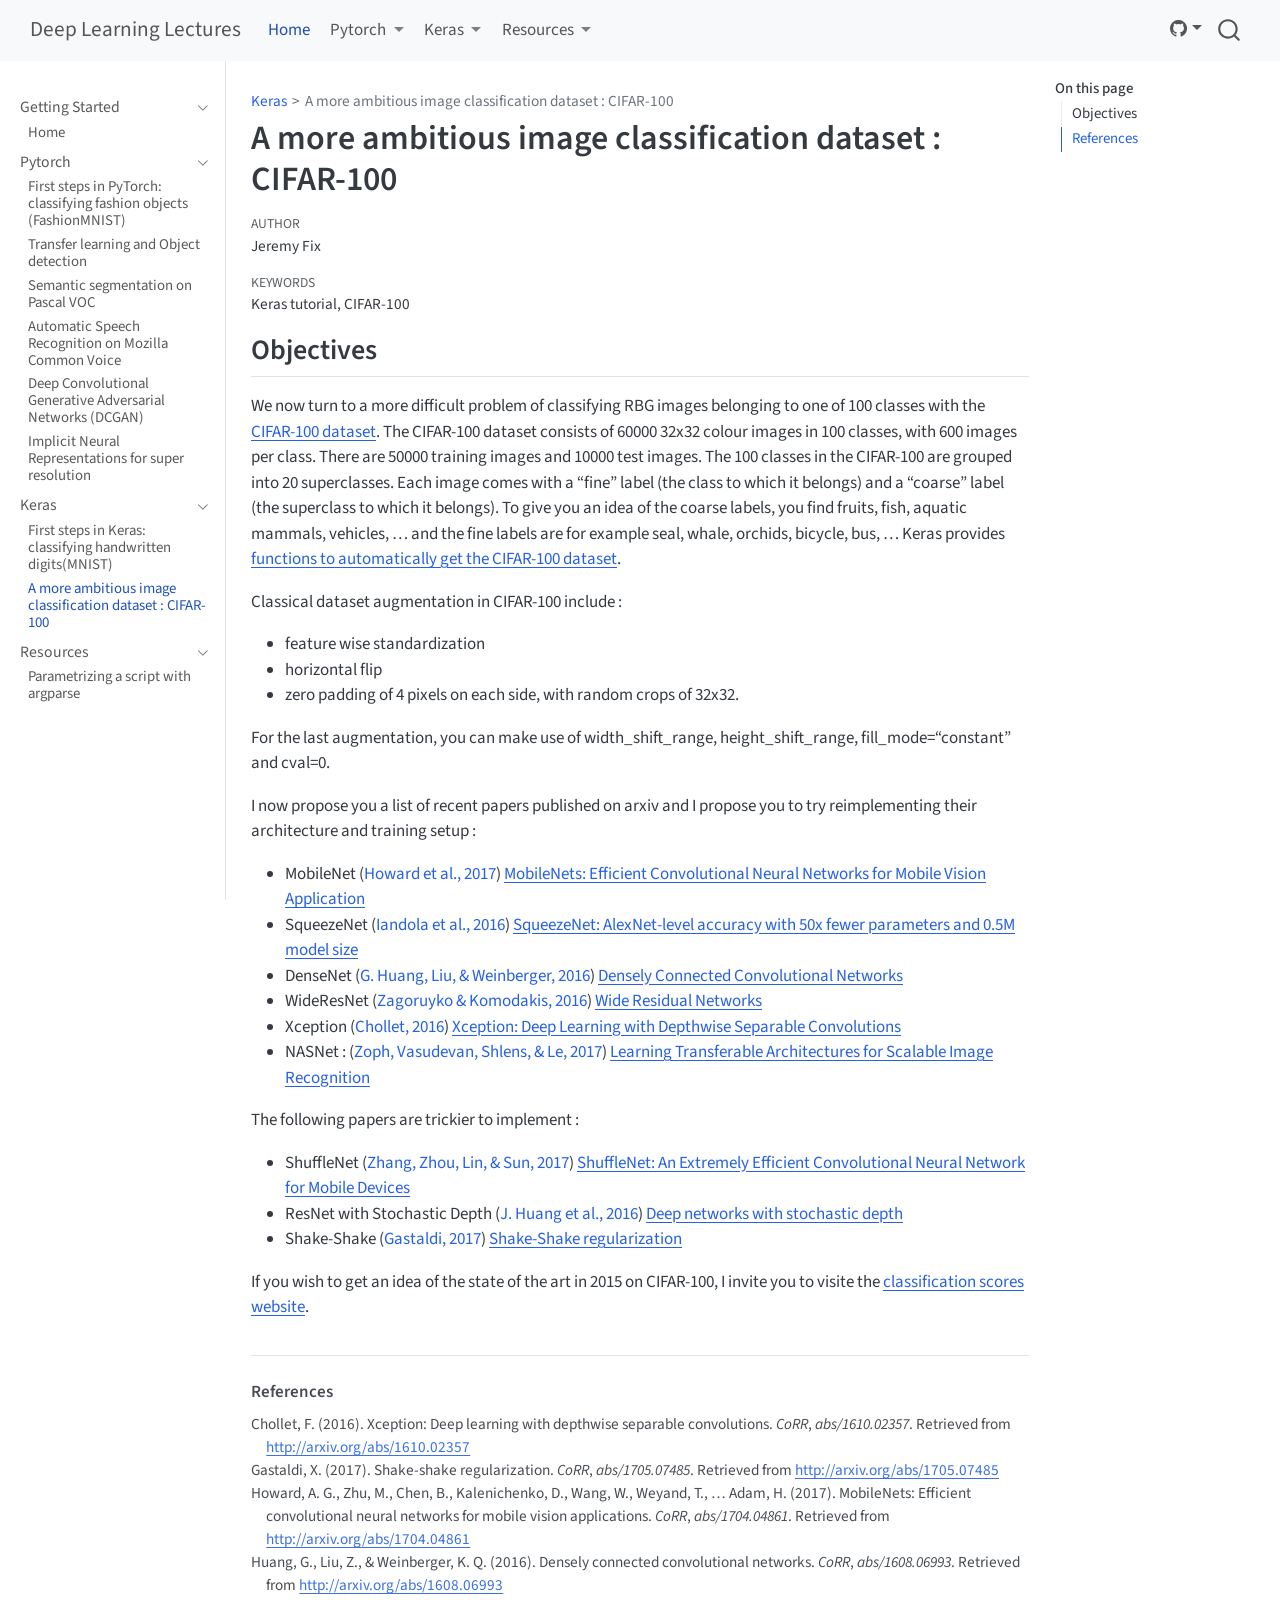
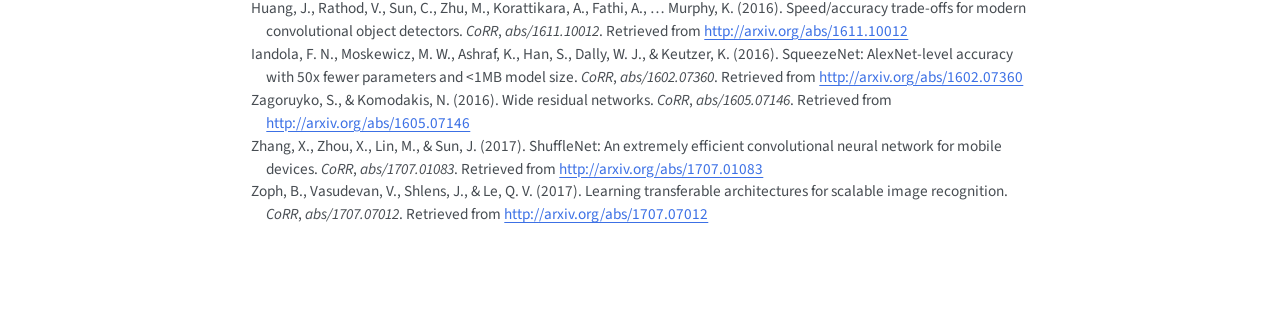
<file: keras/cifar/index.html>
<!DOCTYPE html>
<html xmlns="http://www.w3.org/1999/xhtml" lang="en" xml:lang="en"><head>

<meta charset="utf-8">
<meta name="generator" content="quarto-1.11.9">

<meta name="viewport" content="width=device-width, initial-scale=1.0, user-scalable=yes">

<meta name="author" content="Jeremy Fix">
<meta name="keywords" content="Keras tutorial, CIFAR-100">

<title>A more ambitious image classification dataset : CIFAR-100 – Deep Learning Lectures</title>
<style>
/* Default styles provided by pandoc.
** See https://pandoc.org/MANUAL.html#variables-for-html for config info.
*/
span.smallcaps{font-variant: small-caps;}
div.columns{display: flex; gap: 1.5em;}
div.column{flex: auto;}
@media screen {
div.columns{gap: min(4vw, 1.5em);}
div.column{overflow-x: auto;}
}
div.hanging-indent{margin-left: 1.5em; text-indent: -1.5em;}
ul.task-list{list-style: none;}
ul.task-list li input[type="checkbox"] {
  width: 0.8em;
  margin: 0 0.8em 0.2em -1em; /* quarto-specific, see https://github.com/quarto-dev/quarto-cli/issues/4556 */ 
  vertical-align: middle;
}
/* CSS for citations */
div.csl-bib-body { }
div.csl-entry {
  clear: both;
  margin-bottom: 0em;
}
.hanging-indent div.csl-entry {
  margin-left:2em;
  text-indent:-2em;
}
div.csl-left-margin {
  min-width:2em;
  float:left;
}
div.csl-right-inline {
  margin-left:2em;
  padding-left:1em;
}
div.csl-indent {
  margin-left: 2em;
}</style>


<script src="../../site_libs/quarto-nav/quarto-nav.js"></script>
<script src="../../site_libs/quarto-nav/headroom.min.js"></script>
<script src="../../site_libs/clipboard/clipboard.min.js"></script>
<script src="../../site_libs/quarto-search/autocomplete.umd.js"></script>
<script src="../../site_libs/quarto-search/fuse.min.js"></script>
<script src="../../site_libs/quarto-search/quarto-search.js"></script>
<meta name="quarto:offset" content="../../">
<script src="../../site_libs/quarto-html/quarto.js" type="module"></script>
<script src="../../site_libs/quarto-html/tabsets/tabsets.js" type="module"></script>
<script src="../../site_libs/quarto-html/scrollable-regions/scrollable-regions.js" type="module"></script>
<script src="../../site_libs/quarto-html/popper.min.js"></script>
<script src="../../site_libs/quarto-html/tippy.umd.min.js"></script>
<script src="../../site_libs/quarto-html/anchor.min.js"></script>
<link href="../../site_libs/quarto-html/tippy.css" rel="stylesheet">
<link href="../../site_libs/quarto-html/quarto-syntax-highlighting-63b5708e65d6cd79cd7618c58d0c21e7.css" rel="stylesheet" id="quarto-text-highlighting-styles">
<script src="../../site_libs/bootstrap/bootstrap.min.js"></script>
<link href="../../site_libs/bootstrap/bootstrap-icons.css" rel="stylesheet">
<link href="../../site_libs/bootstrap/bootstrap-b09c28d1571a69c47c612495f7263f1d.min.css" rel="stylesheet" append-hash="true" id="quarto-bootstrap" data-mode="light">
<script id="quarto-search-options" type="application/json">{
  "location": "navbar",
  "copy-button": false,
  "collapse-after": 3,
  "panel-placement": "end",
  "type": "overlay",
  "limit": 50,
  "keyboard-shortcut": [
    "f",
    "/",
    "s"
  ],
  "show-item-context": false,
  "language": {
    "search-no-results-text": "No results",
    "search-matching-documents-text": "matching documents",
    "search-copy-link-title": "Copy link to search",
    "search-hide-matches-text": "Hide additional matches",
    "search-more-match-text": "more match in this document",
    "search-more-matches-text": "more matches in this document",
    "search-clear-button-title": "Clear",
    "search-text-placeholder": "",
    "search-detached-cancel-button-title": "Cancel",
    "search-submit-button-title": "Submit",
    "search-label": "Search"
  }
}</script>


</head>

<body class="nav-sidebar docked nav-fixed quarto-light"><a id="quarto-skip-link" class="visually-hidden-focusable" href="#quarto-document-content">Skip to main content</a>

<div id="quarto-search-results"></div>
  <header id="quarto-header" class="headroom fixed-top">
    <nav class="navbar navbar-expand-lg " data-bs-theme="dark" aria-label="Site">
      <div class="navbar-container container-fluid">
      <div class="navbar-brand-container mx-auto">
    <a class="navbar-brand" href="../../index.html">
    <span class="navbar-title">Deep Learning Lectures</span>
    </a>
  </div>
          <button class="navbar-toggler" type="button" data-bs-toggle="collapse" data-bs-target="#navbarCollapse" aria-controls="navbarCollapse" aria-expanded="false" aria-label="Toggle navigation" onclick="if (window.quartoToggleHeadroom) { window.quartoToggleHeadroom(); }">
  <span class="navbar-toggler-icon"></span>
</button>
          <div class="collapse navbar-collapse" id="navbarCollapse">
            <ul class="navbar-nav navbar-nav-scroll me-auto">
  <li class="nav-item">
    <a class="nav-link active" href="../../index.html" aria-current="page"> 
<span class="menu-text">Home</span></a>
  </li>  
  <li class="nav-item dropdown ">
    <a class="nav-link dropdown-toggle" href="#" id="nav-menu-pytorch" role="link" data-bs-toggle="dropdown" aria-expanded="false">
 <span class="menu-text">Pytorch</span>
    </a>
    <ul class="dropdown-menu" aria-labelledby="nav-menu-pytorch">    
        <li>
    <a class="dropdown-item" href="../../pytorch/intro/index.html">
 <span class="dropdown-text">First steps in PyTorch : classifying fashion objects (FashionMNIST)</span></a>
  </li>  
        <li>
    <a class="dropdown-item" href="../../pytorch/object-detection/index.html">
 <span class="dropdown-text">Transfer learning and Object detection</span></a>
  </li>  
        <li>
    <a class="dropdown-item" href="../../pytorch/segmentation/index.html">
 <span class="dropdown-text">Semantic segmentation on Pascal VOC</span></a>
  </li>  
        <li>
    <a class="dropdown-item" href="../../pytorch/asr/index.html">
 <span class="dropdown-text">Automatic Speech Recognition on Mozilla Common Voice</span></a>
  </li>  
        <li>
    <a class="dropdown-item" href="../../pytorch/gan/index.html">
 <span class="dropdown-text">Deep Convolutional Generative Adversarial Networks</span></a>
  </li>  
        <li>
    <a class="dropdown-item" href="../../pytorch/nir-ecg/index.html">
 <span class="dropdown-text">Neural Implicit Representations</span></a>
  </li>  
    </ul>
  </li>
  <li class="nav-item dropdown ">
    <a class="nav-link dropdown-toggle" href="#" id="nav-menu-keras" role="link" data-bs-toggle="dropdown" aria-expanded="false">
 <span class="menu-text">Keras</span>
    </a>
    <ul class="dropdown-menu" aria-labelledby="nav-menu-keras">    
        <li>
    <a class="dropdown-item" href="../../keras/mnist/index.html">
 <span class="dropdown-text">First steps in Keras: classifying handwritten digits(MNIST)</span></a>
  </li>  
        <li>
    <a class="dropdown-item" href="../../keras/cifar/index.html">
 <span class="dropdown-text">Keras CIFAR</span></a>
  </li>  
    </ul>
  </li>
  <li class="nav-item dropdown ">
    <a class="nav-link dropdown-toggle" href="#" id="nav-menu-resources" role="link" data-bs-toggle="dropdown" aria-expanded="false">
 <span class="menu-text">Resources</span>
    </a>
    <ul class="dropdown-menu" aria-labelledby="nav-menu-resources">    
        <li>
    <a class="dropdown-item" href="../../argparse.html">
 <span class="dropdown-text">Argparse</span></a>
  </li>  
    </ul>
  </li>
</ul>
          </div> <!-- /navcollapse -->
            <div class="quarto-navbar-tools">
    <div class="dropdown">
      <a href="" title="" id="quarto-navigation-tool-dropdown-0" class="quarto-navigation-tool dropdown-toggle px-1" data-bs-toggle="dropdown" aria-expanded="false" role="link" aria-label=""><i class="bi bi-github"></i></a>
      <ul class="dropdown-menu" aria-labelledby="quarto-navigation-tool-dropdown-0">
          <li>
            <a class="dropdown-item quarto-navbar-tools-item" href="https://www.github.com/jeremyfix/deeplearning-lectures">
            Source Code
            </a>
          </li>
          <li>
            <a class="dropdown-item quarto-navbar-tools-item" href="https://github.com/jeremyfix/deeplearning-lectures/issues/new/choose">
            Report a bug
            </a>
          </li>
      </ul>
    </div>
</div>
            <div id="quarto-search" class="" title="Search"></div>
      </div> <!-- /container-fluid -->
    </nav>
  <nav class="quarto-secondary-nav" aria-label="Toolbar">
    <div class="container-fluid d-flex">
      <button type="button" class="quarto-btn-toggle btn" data-bs-toggle="collapse" role="button" data-bs-target=".quarto-sidebar-collapse-item" aria-controls="quarto-sidebar" aria-expanded="false" aria-label="Toggle sidebar navigation" onclick="if (window.quartoToggleHeadroom) { window.quartoToggleHeadroom(); }">
        <i class="bi bi-layout-text-sidebar-reverse"></i>
      </button>
        <nav class="quarto-page-breadcrumbs" aria-label="Breadcrumbs"><ol class="breadcrumb"><li class="breadcrumb-item"><a href="../../keras/mnist/index.html">Keras</a></li><li class="breadcrumb-item"><a href="../../keras/cifar/index.html">A more ambitious image classification dataset : CIFAR-100</a></li></ol></nav>
        <a class="flex-grow-1" data-bs-toggle="collapse" data-bs-target=".quarto-sidebar-collapse-item" onclick="if (window.quartoToggleHeadroom) { window.quartoToggleHeadroom(); }">      
        </a>
    </div>
  </nav>
</header>
<!-- content -->
<div id="quarto-content" class="quarto-container page-columns page-rows-contents page-layout-article page-navbar">
<!-- sidebar -->
  <nav id="quarto-sidebar" class="sidebar collapse collapse-horizontal quarto-sidebar-collapse-item sidebar-navigation docked overflow-auto" aria-label="Section">
    <div class="sidebar-menu-container"> 
    <ul class="list-unstyled mt-1">
        <li class="sidebar-item sidebar-item-section">
      <div class="sidebar-item-container"> 
            <button type="button" class="sidebar-item-text sidebar-item-toggle sidebar-link text-start" data-bs-toggle="collapse" data-bs-target="#quarto-sidebar-section-1" aria-controls="quarto-sidebar-section-1" aria-expanded="true">
 <span class="menu-text" id="quarto-sidebar-section-1-label">Getting Started</span><i class="bi bi-chevron-right" aria-hidden="true"></i></button>
      </div>
      <ul id="quarto-sidebar-section-1" aria-labelledby="quarto-sidebar-section-1-label" class="collapse list-unstyled sidebar-section depth1 show">  
          <li class="sidebar-item">
  <div class="sidebar-item-container"> 
  <a href="../../index.html" class="sidebar-item-text sidebar-link">
 <span class="menu-text">Home</span></a>
  </div>
</li>
      </ul>
  </li>
        <li class="sidebar-item sidebar-item-section">
      <div class="sidebar-item-container"> 
            <button type="button" class="sidebar-item-text sidebar-item-toggle sidebar-link text-start" data-bs-toggle="collapse" data-bs-target="#quarto-sidebar-section-2" aria-controls="quarto-sidebar-section-2" aria-expanded="true">
 <span class="menu-text" id="quarto-sidebar-section-2-label">Pytorch</span><i class="bi bi-chevron-right" aria-hidden="true"></i></button>
      </div>
      <ul id="quarto-sidebar-section-2" aria-labelledby="quarto-sidebar-section-2-label" class="collapse list-unstyled sidebar-section depth1 show">  
          <li class="sidebar-item">
  <div class="sidebar-item-container"> 
  <a href="../../pytorch/intro/index.html" class="sidebar-item-text sidebar-link">
 <span class="menu-text">First steps in PyTorch: classifying fashion objects (FashionMNIST)</span></a>
  </div>
</li>
          <li class="sidebar-item">
  <div class="sidebar-item-container"> 
  <a href="../../pytorch/object-detection/index.html" class="sidebar-item-text sidebar-link">
 <span class="menu-text">Transfer learning and Object detection</span></a>
  </div>
</li>
          <li class="sidebar-item">
  <div class="sidebar-item-container"> 
  <a href="../../pytorch/segmentation/index.html" class="sidebar-item-text sidebar-link">
 <span class="menu-text">Semantic segmentation on Pascal VOC</span></a>
  </div>
</li>
          <li class="sidebar-item">
  <div class="sidebar-item-container"> 
  <a href="../../pytorch/asr/index.html" class="sidebar-item-text sidebar-link">
 <span class="menu-text">Automatic Speech Recognition on Mozilla Common Voice</span></a>
  </div>
</li>
          <li class="sidebar-item">
  <div class="sidebar-item-container"> 
  <a href="../../pytorch/gan/index.html" class="sidebar-item-text sidebar-link">
 <span class="menu-text">Deep Convolutional Generative Adversarial Networks (DCGAN)</span></a>
  </div>
</li>
          <li class="sidebar-item">
  <div class="sidebar-item-container"> 
  <a href="../../pytorch/nir-ecg/index.html" class="sidebar-item-text sidebar-link">
 <span class="menu-text">Implicit Neural Representations for super resolution</span></a>
  </div>
</li>
      </ul>
  </li>
        <li class="sidebar-item sidebar-item-section">
      <div class="sidebar-item-container"> 
            <button type="button" class="sidebar-item-text sidebar-item-toggle sidebar-link text-start" data-bs-toggle="collapse" data-bs-target="#quarto-sidebar-section-3" aria-controls="quarto-sidebar-section-3" aria-expanded="true">
 <span class="menu-text" id="quarto-sidebar-section-3-label">Keras</span><i class="bi bi-chevron-right" aria-hidden="true"></i></button>
      </div>
      <ul id="quarto-sidebar-section-3" aria-labelledby="quarto-sidebar-section-3-label" class="collapse list-unstyled sidebar-section depth1 show">  
          <li class="sidebar-item">
  <div class="sidebar-item-container"> 
  <a href="../../keras/mnist/index.html" class="sidebar-item-text sidebar-link">
 <span class="menu-text">First steps in Keras: classifying handwritten digits(MNIST)</span></a>
  </div>
</li>
          <li class="sidebar-item">
  <div class="sidebar-item-container"> 
  <a href="../../keras/cifar/index.html" class="sidebar-item-text sidebar-link active">
 <span class="menu-text">A more ambitious image classification dataset : CIFAR-100</span></a>
  </div>
</li>
      </ul>
  </li>
        <li class="sidebar-item sidebar-item-section">
      <div class="sidebar-item-container"> 
            <button type="button" class="sidebar-item-text sidebar-item-toggle sidebar-link text-start" data-bs-toggle="collapse" data-bs-target="#quarto-sidebar-section-4" aria-controls="quarto-sidebar-section-4" aria-expanded="true">
 <span class="menu-text" id="quarto-sidebar-section-4-label">Resources</span><i class="bi bi-chevron-right" aria-hidden="true"></i></button>
      </div>
      <ul id="quarto-sidebar-section-4" aria-labelledby="quarto-sidebar-section-4-label" class="collapse list-unstyled sidebar-section depth1 show">  
          <li class="sidebar-item">
  <div class="sidebar-item-container"> 
  <a href="../../argparse.html" class="sidebar-item-text sidebar-link">
 <span class="menu-text">Parametrizing a script with argparse</span></a>
  </div>
</li>
      </ul>
  </li>
    </ul>
    </div>
</nav>
<div id="quarto-sidebar-glass" class="quarto-sidebar-collapse-item" data-bs-toggle="collapse" data-bs-target=".quarto-sidebar-collapse-item"></div>
<!-- margin-sidebar -->
    <div id="quarto-margin-sidebar" class="sidebar margin-sidebar">
        <nav id="TOC" role="doc-toc" aria-labelledby="toc-title" class="toc-active">
    <h2 id="toc-title">On this page</h2>
   
  <ul>
  <li><a href="#objectives" id="toc-objectives" class="nav-link active" data-scroll-target="#objectives">Objectives</a></li>
  <li><a href="#references" id="toc-references" class="nav-link" data-scroll-target="#references">References</a></li>
  </ul>
</nav>
    </div>
<!-- main -->
<main class="content" id="quarto-document-content" tabindex="-1">

<header id="title-block-header" class="quarto-title-block default"><nav class="quarto-page-breadcrumbs quarto-title-breadcrumbs d-none d-lg-block" aria-label="Breadcrumbs"><ol class="breadcrumb"><li class="breadcrumb-item"><a href="../../keras/mnist/index.html">Keras</a></li><li class="breadcrumb-item"><a href="../../keras/cifar/index.html">A more ambitious image classification dataset : CIFAR-100</a></li></ol></nav>
<div class="quarto-title">
<h1 class="title">A more ambitious image classification dataset : CIFAR-100</h1>
</div>



<div class="quarto-title-meta">

    <div>
    <div class="quarto-title-meta-heading">Author</div>
    <div class="quarto-title-meta-contents">
             <p>Jeremy Fix </p>
          </div>
  </div>
    
  
    
  </div>
  

<div>
  <div class="keywords">
    <div class="block-title">Keywords</div>
    <p>Keras tutorial, CIFAR-100</p>
  </div>
</div>

</header>


<section id="objectives" class="level2">
<h2 class="anchored" data-anchor-id="objectives">Objectives</h2>
<p>We now turn to a more difficult problem of classifying RBG images belonging to one of 100 classes with the <a href="https://www.cs.toronto.edu/~kriz/cifar.html">CIFAR-100 dataset</a>. The CIFAR-100 dataset consists of 60000 32x32 colour images in 100 classes, with 600 images per class. There are 50000 training images and 10000 test images. The 100 classes in the CIFAR-100 are grouped into 20 superclasses. Each image comes with a “fine” label (the class to which it belongs) and a “coarse” label (the superclass to which it belongs). To give you an idea of the coarse labels, you find fruits, fish, aquatic mammals, vehicles, … and the fine labels are for example seal, whale, orchids, bicycle, bus, … Keras provides <a href="https://keras.io/datasets/">functions to automatically get the CIFAR-100 dataset</a>.</p>
<p>Classical dataset augmentation in CIFAR-100 include :</p>
<ul>
<li>feature wise standardization</li>
<li>horizontal flip</li>
<li>zero padding of 4 pixels on each side, with random crops of 32x32.</li>
</ul>
<p>For the last augmentation, you can make use of width_shift_range, height_shift_range, fill_mode=“constant” and cval=0.</p>
<p>I now propose you a list of recent papers published on arxiv and I propose you to try reimplementing their architecture and training setup :</p>
<ul>
<li>MobileNet <span class="citation" data-cites="Howard2017">(<a href="#ref-Howard2017" role="doc-biblioref">Howard et al., 2017</a>)</span> <a href="https://arxiv.org/pdf/1704.04861.pdf">MobileNets: Efficient Convolutional Neural Networks for Mobile Vision Application</a></li>
<li>SqueezeNet <span class="citation" data-cites="Iandola2016">(<a href="#ref-Iandola2016" role="doc-biblioref">Iandola et al., 2016</a>)</span> <a href="https://arxiv.org/pdf/1602.07360.pdf">SqueezeNet: AlexNet-level accuracy with 50x fewer parameters and 0.5M model size</a></li>
<li>DenseNet <span class="citation" data-cites="Huang2017">(<a href="#ref-Huang2017" role="doc-biblioref">G. Huang, Liu, &amp; Weinberger, 2016</a>)</span> <a href="https://arxiv.org/pdf/1608.06993.pdf">Densely Connected Convolutional Networks</a></li>
<li>WideResNet <span class="citation" data-cites="Zagoruyko2016">(<a href="#ref-Zagoruyko2016" role="doc-biblioref">Zagoruyko &amp; Komodakis, 2016</a>)</span> <a href="https://arxiv.org/pdf/1605.07146.pdf">Wide Residual Networks</a></li>
<li>Xception <span class="citation" data-cites="Chollet2016">(<a href="#ref-Chollet2016" role="doc-biblioref">Chollet, 2016</a>)</span> <a href="https://arxiv.org/pdf/1610.02357v3.pdf">Xception: Deep Learning with Depthwise Separable Convolutions</a></li>
<li>NASNet : <span class="citation" data-cites="Zoph2017">(<a href="#ref-Zoph2017" role="doc-biblioref">Zoph, Vasudevan, Shlens, &amp; Le, 2017</a>)</span> <a href="https://arxiv.org/pdf/1707.07012.pdf">Learning Transferable Architectures for Scalable Image Recognition</a></li>
</ul>
<p>The following papers are trickier to implement :</p>
<ul>
<li>ShuffleNet <span class="citation" data-cites="Zhang2017">(<a href="#ref-Zhang2017" role="doc-biblioref">Zhang, Zhou, Lin, &amp; Sun, 2017</a>)</span> <a href="https://arxiv.org/pdf/1707.01083.pdf">ShuffleNet: An Extremely Efficient Convolutional Neural Network for Mobile Devices</a></li>
<li>ResNet with Stochastic Depth <span class="citation" data-cites="Huang2016">(<a href="#ref-Huang2016" role="doc-biblioref">J. Huang et al., 2016</a>)</span> <a href="https://arxiv.org/pdf/1603.09382.pdf">Deep networks with stochastic depth</a></li>
<li>Shake-Shake <span class="citation" data-cites="Gastaldi2017">(<a href="#ref-Gastaldi2017" role="doc-biblioref">Gastaldi, 2017</a>)</span> <a href="https://arxiv.org/pdf/1705.07485.pdf">Shake-Shake regularization</a></li>
</ul>
<p>If you wish to get an idea of the state of the art in 2015 on CIFAR-100, I invite you to visite the <a href="http://rodrigob.github.io/are_we_there_yet/build/classification_datasets_results.html">classification scores website</a>.</p>
</section>
<section id="references" class="level2">




</section>

<div id="quarto-appendix" class="default"><section class="quarto-appendix-contents" role="doc-bibliography" id="quarto-bibliography"><h2 class="anchored quarto-appendix-heading">References</h2><div id="refs" class="references csl-bib-body hanging-indent" data-entry-spacing="0" data-line-spacing="2" role="list">
<div id="ref-Chollet2016" class="csl-entry" role="listitem">
Chollet, F. (2016). Xception: Deep learning with depthwise separable convolutions. <em>CoRR</em>, <em>abs/1610.02357</em>. Retrieved from <a href="http://arxiv.org/abs/1610.02357">http://arxiv.org/abs/1610.02357</a>
</div>
<div id="ref-Gastaldi2017" class="csl-entry" role="listitem">
Gastaldi, X. (2017). Shake-shake regularization. <em>CoRR</em>, <em>abs/1705.07485</em>. Retrieved from <a href="http://arxiv.org/abs/1705.07485">http://arxiv.org/abs/1705.07485</a>
</div>
<div id="ref-Howard2017" class="csl-entry" role="listitem">
Howard, A. G., Zhu, M., Chen, B., Kalenichenko, D., Wang, W., Weyand, T., … Adam, H. (2017). MobileNets: Efficient convolutional neural networks for mobile vision applications. <em>CoRR</em>, <em>abs/1704.04861</em>. Retrieved from <a href="http://arxiv.org/abs/1704.04861">http://arxiv.org/abs/1704.04861</a>
</div>
<div id="ref-Huang2017" class="csl-entry" role="listitem">
Huang, G., Liu, Z., &amp; Weinberger, K. Q. (2016). Densely connected convolutional networks. <em>CoRR</em>, <em>abs/1608.06993</em>. Retrieved from <a href="http://arxiv.org/abs/1608.06993">http://arxiv.org/abs/1608.06993</a>
</div>
<div id="ref-Huang2016" class="csl-entry" role="listitem">
Huang, J., Rathod, V., Sun, C., Zhu, M., Korattikara, A., Fathi, A., … Murphy, K. (2016). Speed/accuracy trade-offs for modern convolutional object detectors. <em>CoRR</em>, <em>abs/1611.10012</em>. Retrieved from <a href="http://arxiv.org/abs/1611.10012">http://arxiv.org/abs/1611.10012</a>
</div>
<div id="ref-Iandola2016" class="csl-entry" role="listitem">
Iandola, F. N., Moskewicz, M. W., Ashraf, K., Han, S., Dally, W. J., &amp; Keutzer, K. (2016). SqueezeNet: AlexNet-level accuracy with 50x fewer parameters and <span>&lt;</span>1MB model size. <em>CoRR</em>, <em>abs/1602.07360</em>. Retrieved from <a href="http://arxiv.org/abs/1602.07360">http://arxiv.org/abs/1602.07360</a>
</div>
<div id="ref-Zagoruyko2016" class="csl-entry" role="listitem">
Zagoruyko, S., &amp; Komodakis, N. (2016). Wide residual networks. <em>CoRR</em>, <em>abs/1605.07146</em>. Retrieved from <a href="http://arxiv.org/abs/1605.07146">http://arxiv.org/abs/1605.07146</a>
</div>
<div id="ref-Zhang2017" class="csl-entry" role="listitem">
Zhang, X., Zhou, X., Lin, M., &amp; Sun, J. (2017). ShuffleNet: An extremely efficient convolutional neural network for mobile devices. <em>CoRR</em>, <em>abs/1707.01083</em>. Retrieved from <a href="http://arxiv.org/abs/1707.01083">http://arxiv.org/abs/1707.01083</a>
</div>
<div id="ref-Zoph2017" class="csl-entry" role="listitem">
Zoph, B., Vasudevan, V., Shlens, J., &amp; Le, Q. V. (2017). Learning transferable architectures for scalable image recognition. <em>CoRR</em>, <em>abs/1707.07012</em>. Retrieved from <a href="http://arxiv.org/abs/1707.07012">http://arxiv.org/abs/1707.07012</a>
</div>
</div></section></div></main> <!-- /main -->
<script id="quarto-html-after-body" type="application/javascript">
  window.document.addEventListener("DOMContentLoaded", function (event) {
    const icon = "";
    const anchorJS = new window.AnchorJS();
    anchorJS.options = {
      placement: 'right',
      icon: icon
    };
    anchorJS.add('.anchored');
    const isCodeAnnotation = (el) => {
      for (const clz of el.classList) {
        if (clz.startsWith('code-annotation-')) {                     
          return true;
        }
      }
      return false;
    }
    const onCopySuccess = function(e) {
      // button target
      const button = e.trigger;
      // don't keep focus
      button.blur();
      // flash "checked"
      button.classList.add('code-copy-button-checked');
      var currentTitle = button.getAttribute("title");
      button.setAttribute("title", "Copied!");
      let tooltip;
      if (window.bootstrap) {
        button.setAttribute("data-bs-toggle", "tooltip");
        button.setAttribute("data-bs-placement", "left");
        button.setAttribute("data-bs-title", "Copied!");
        tooltip = new bootstrap.Tooltip(button, 
          { trigger: "manual", 
            customClass: "code-copy-button-tooltip",
            offset: [0, -8]});
        tooltip.show();    
      }
      setTimeout(function() {
        if (tooltip) {
          tooltip.hide();
          button.removeAttribute("data-bs-title");
          button.removeAttribute("data-bs-toggle");
          button.removeAttribute("data-bs-placement");
        }
        button.setAttribute("title", currentTitle);
        button.classList.remove('code-copy-button-checked');
      }, 1000);
      // clear code selection
      e.clearSelection();
    }
    const getTextToCopy = function(trigger) {
      const outerScaffold = trigger.parentElement.cloneNode(true);
      const codeEl = outerScaffold.querySelector('code');
      for (const childEl of codeEl.children) {
        if (isCodeAnnotation(childEl)) {
          childEl.remove();
        }
      }
      return codeEl.innerText;
    }
    const clipboard = new window.ClipboardJS('.code-copy-button:not([data-in-quarto-modal])', {
      text: getTextToCopy
    });
    clipboard.on('success', onCopySuccess);
    if (window.document.getElementById('quarto-embedded-source-code-modal')) {
      const clipboardModal = new window.ClipboardJS('.code-copy-button[data-in-quarto-modal]', {
        text: getTextToCopy,
        container: window.document.getElementById('quarto-embedded-source-code-modal')
      });
      clipboardModal.on('success', onCopySuccess);
    }
      var localhostRegex = new RegExp(/^(?:http|https):\/\/localhost\:?[0-9]*\//);
      var mailtoRegex = new RegExp(/^mailto:/);
        var filterRegex = new RegExp("https:\/\/jeremyfix\.github\.io\/deeplearning-lectures\/");
      var isInternal = (href) => {
          return filterRegex.test(href) || localhostRegex.test(href) || mailtoRegex.test(href);
      }
      // Inspect non-navigation links and adorn them if external
      window.quartoDecorateExternalLinks = function (root) {
     var links = (root || window.document).querySelectorAll('a[href]:not(.nav-link):not(.navbar-brand):not(.toc-action):not(.sidebar-link):not(.sidebar-item-toggle):not(.pagination-link):not(.no-external):not([aria-hidden]):not(.dropdown-item):not(.quarto-navigation-tool):not(.about-link)');
      for (var i=0; i<links.length; i++) {
        const link = links[i];
        if (!isInternal(link.href)) {
          // undo the damage that might have been done by quarto-nav.js in the case of
          // links that we want to consider external
          if (link.dataset.originalHref !== undefined) {
            link.href = link.dataset.originalHref;
          }
          if (!link.classList.contains('no-external-icon')) {
          }
        }
      }
      };
      window.quartoDecorateExternalLinks(window.document);
    // Esc closes the popup (WCAG 1.4.13) and focus leaving both trigger and
    // popup closes it (WCAG 2.4.11); tippy handles neither for interactive popups.
    const hideOnEscAndFocusOut = {
      name: 'hideOnEscAndFocusOut',
      defaultValue: true,
      fn(instance) {
        const dismiss = () => {
          // A show scheduled by the trigger delay would otherwise reopen it
          instance.clearDelayTimeouts();
          instance.hide();
        };
        const onKeyDown = (event) => {
          if (event.key !== 'Escape') {
            return;
          }
          // Keep Esc from also reaching page handlers (e.g. reveal.js overview),
          // except an open reveal.js slide menu, which Esc should close too.
          // The menu handles keys only when its keyboard option is on.
          const menuHandlesEsc = window.Reveal?.getPlugin?.('menu')?.isOpen() &&
            window.Reveal.getConfig().menu?.keyboard !== false;
          if (!menuHandlesEsc) {
            event.stopPropagation();
          }
          if (instance.popper.contains(window.document.activeElement)) {
            // Disabled while refocusing so the focus trigger does not reopen it
            instance.disable();
            instance.reference.focus();
            instance.enable();
          }
          dismiss();
        };
        const onFocusOut = (event) => {
          const target = event.relatedTarget;
          if (target && !instance.reference.contains(target) &&
              !instance.popper.contains(target)) {
            dismiss();
          }
        };
        // On the trigger too: a click trigger (code-annotations: select) has no
        // blur handling. Attached for the instance's lifetime so leaving the
        // trigger also cancels a show still pending on the trigger delay.
        instance.reference.addEventListener('focusout', onFocusOut);
        return {
          onShow() {
            window.document.addEventListener('keydown', onKeyDown, true);
            instance.popper.addEventListener('focusout', onFocusOut);
          },
          onHide() {
            window.document.removeEventListener('keydown', onKeyDown, true);
            instance.popper.removeEventListener('focusout', onFocusOut);
          },
          onDestroy() {
            instance.reference.removeEventListener('focusout', onFocusOut);
          },
        };
      },
    };
    function tippyHover(el, contentFn, onTriggerFn, onUntriggerFn) {
      const config = {
        allowHTML: true,
        maxWidth: 500,
        delay: 100,
        arrow: false,
        appendTo: function(el) {
            return el.parentElement;
        },
        interactive: true,
        interactiveBorder: 10,
        theme: 'quarto',
        placement: 'bottom-start',
        plugins: [hideOnEscAndFocusOut],
      };
      if (contentFn) {
        config.content = contentFn;
      }
      if (onTriggerFn) {
        config.onTrigger = onTriggerFn;
      }
      if (onUntriggerFn) {
        config.onUntrigger = onUntriggerFn;
      }
      window.tippy(el, config); 
    }
    const noterefs = window.document.querySelectorAll('a[role="doc-noteref"]');
    for (var i=0; i<noterefs.length; i++) {
      const ref = noterefs[i];
      tippyHover(ref, function() {
        // use id or data attribute instead here
        let href = ref.getAttribute('data-footnote-href') || ref.getAttribute('href');
        try { href = new URL(href).hash; } catch {}
        const id = href.replace(/^#\/?/, "");
        const note = window.document.getElementById(id);
        if (note) {
          return note.innerHTML;
        } else {
          return "";
        }
      });
    }
    const xrefs = window.document.querySelectorAll('a.quarto-xref');
    const processXRef = (id, note) => {
      // Strip column container classes
      const stripColumnClz = (el) => {
        el.classList.remove("page-full", "page-columns");
        if (el.children) {
          for (const child of el.children) {
            stripColumnClz(child);
          }
        }
      }
      stripColumnClz(note)
      if (id === null || id.startsWith('sec-')) {
        // Special case sections, only their first couple elements
        const container = document.createElement("div");
        if (note.children && note.children.length > 2) {
          container.appendChild(note.children[0].cloneNode(true));
          for (let i = 1; i < note.children.length; i++) {
            const child = note.children[i];
            if (child.tagName === "P" && child.innerText === "") {
              continue;
            } else {
              container.appendChild(child.cloneNode(true));
              break;
            }
          }
          if (window.Quarto?.typesetMath) {
            window.Quarto.typesetMath(container);
          }
          return container.innerHTML
        } else {
          if (window.Quarto?.typesetMath) {
            window.Quarto.typesetMath(note);
          }
          return note.innerHTML;
        }
      } else {
        // Remove any anchor links if they are present
        const anchorLink = note.querySelector('a.anchorjs-link');
        if (anchorLink) {
          anchorLink.remove();
        }
        if (window.Quarto?.typesetMath) {
          window.Quarto.typesetMath(note);
        }
        if (note.classList.contains("callout")) {
          return note.outerHTML;
        } else {
          return note.innerHTML;
        }
      }
    }
    for (var i=0; i<xrefs.length; i++) {
      const xref = xrefs[i];
      tippyHover(xref, undefined, function(instance) {
        instance.disable();
        let url = xref.getAttribute('href');
        let hash = undefined; 
        if (url.startsWith('#')) {
          hash = url;
        } else {
          try { hash = new URL(url).hash; } catch {}
        }
        if (hash) {
          const id = hash.replace(/^#\/?/, "");
          const note = window.document.getElementById(id);
          if (note !== null) {
            try {
              const html = processXRef(id, note.cloneNode(true));
              instance.setContent(html);
            } finally {
              instance.enable();
              instance.show();
            }
          } else {
            // See if we can fetch this
            fetch(url.split('#')[0])
            .then(res => res.text())
            .then(html => {
              const parser = new DOMParser();
              const htmlDoc = parser.parseFromString(html, "text/html");
              const note = htmlDoc.getElementById(id);
              if (note !== null) {
                const html = processXRef(id, note);
                instance.setContent(html);
              } 
            }).finally(() => {
              instance.enable();
              instance.show();
            });
          }
        } else {
          // See if we can fetch a full url (with no hash to target)
          // This is a special case and we should probably do some content thinning / targeting
          fetch(url)
          .then(res => res.text())
          .then(html => {
            const parser = new DOMParser();
            const htmlDoc = parser.parseFromString(html, "text/html");
            const note = htmlDoc.querySelector('main.content');
            if (note !== null) {
              // This should only happen for chapter cross references
              // (since there is no id in the URL)
              // remove the first header
              if (note.children.length > 0 && note.children[0].tagName === "HEADER") {
                note.children[0].remove();
              }
              const html = processXRef(null, note);
              instance.setContent(html);
            } 
          }).finally(() => {
            instance.enable();
            instance.show();
          });
        }
      }, function(instance) {
      });
    }
        let selectedAnnoteEl;
        const selectorForAnnotation = ( cell, annotation) => {
          let cellAttr = 'data-code-cell="' + cell + '"';
          let lineAttr = 'data-code-annotation="' +  annotation + '"';
          const selector = 'span[' + cellAttr + '][' + lineAttr + ']';
          return selector;
        }
        const selectCodeLines = (annoteEl) => {
          const doc = window.document;
          const targetCell = annoteEl.getAttribute("data-target-cell");
          const targetAnnotation = annoteEl.getAttribute("data-target-annotation");
          const annoteSpan = window.document.querySelector(selectorForAnnotation(targetCell, targetAnnotation));
          const lines = annoteSpan.getAttribute("data-code-lines").split(",");
          const lineIds = lines.map((line) => {
            return targetCell + "-" + line;
          })
          // Each band is positioned against its own containing block, which is
          // not the offsetParent of the lines, so place it from client rects.
          const placeBand = (band, firstEl, lastEl, codeBlock) => {
            const container = band.offsetParent;
            if (container === null) {
              return;
            }
            const containerRect = container.getBoundingClientRect();
            // Reveal.js scales slides with a transform, so convert client
            // pixels back to the CSS pixels of the container.
            const scale = containerRect.height / container.offsetHeight || 1;
            const firstRect = firstEl.getBoundingClientRect();
            const lastRect = lastEl.getBoundingClientRect();
            const top = (firstRect.top - containerRect.top) / scale - container.clientTop + container.scrollTop;
            const height = (lastRect.bottom - firstRect.top) / scale;
            band.style.top = top - 2 + "px";
            band.style.height = height + 4 + "px";
            if (codeBlock) {
              // Without the copy button wrapper, the containing block is wider
              // than the code block, so span the code block explicitly.
              const blockRect = codeBlock.getBoundingClientRect();
              band.style.left = (blockRect.left - containerRect.left) / scale - container.clientLeft + container.scrollLeft + "px";
              band.style.width = blockRect.width / scale + "px";
            }
          };
          if (lineIds.length > 0) {
            const el = window.document.getElementById(lineIds[0]);
            const lastEl = window.document.getElementById(lineIds[lineIds.length - 1]);
            const parent = el.parentElement.parentElement;
            // cook up a div (if necessary) and position it
            let div = window.document.getElementById("code-annotation-line-highlight");
            if (div === null) {
              div = window.document.createElement("div");
              div.setAttribute("id", "code-annotation-line-highlight");
              div.style.position = 'absolute';
              parent.appendChild(div);
            }
            placeBand(div, el, lastEl, parent.closest("div.sourceCode") || parent);
            let gutterDiv = window.document.getElementById("code-annotation-line-highlight-gutter");
            if (gutterDiv === null) {
              gutterDiv = window.document.createElement("div");
              gutterDiv.setAttribute("id", "code-annotation-line-highlight-gutter");
              gutterDiv.style.position = 'absolute';
              const codeCell = window.document.getElementById(targetCell);
              const gutter = codeCell.querySelector('.code-annotation-gutter');
              gutter.appendChild(gutterDiv);
            }
            placeBand(gutterDiv, el, lastEl);
            selectedAnnoteEl = annoteEl;
          }
        };
        const unselectCodeLines = () => {
          const elementsIds = ["code-annotation-line-highlight", "code-annotation-line-highlight-gutter"];
          elementsIds.forEach((elId) => {
            const div = window.document.getElementById(elId);
            if (div) {
              div.remove();
            }
          });
          selectedAnnoteEl = undefined;
        };
          // Handle positioning of the toggle
      window.addEventListener(
        "resize",
        throttle(() => {
          elRect = undefined;
          if (selectedAnnoteEl) {
            selectCodeLines(selectedAnnoteEl);
          }
        }, 10)
      );
      function throttle(fn, ms) {
      let throttle = false;
      let timer;
        return (...args) => {
          if(!throttle) { // first call gets through
              fn.apply(this, args);
              throttle = true;
          } else { // all the others get throttled
              if(timer) clearTimeout(timer); // cancel #2
              timer = setTimeout(() => {
                fn.apply(this, args);
                timer = throttle = false;
              }, ms);
          }
        };
      }
        // Attach click handler to the DT
        const annoteDls = window.document.querySelectorAll('dt[data-target-cell]');
        for (const annoteDlNode of annoteDls) {
          annoteDlNode.addEventListener('click', (event) => {
            const clickedEl = event.target;
            if (clickedEl !== selectedAnnoteEl) {
              unselectCodeLines();
              const activeEl = window.document.querySelector('dt[data-target-cell].code-annotation-active');
              if (activeEl) {
                activeEl.classList.remove('code-annotation-active');
              }
              selectCodeLines(clickedEl);
              clickedEl.classList.add('code-annotation-active');
            } else {
              // Unselect the line
              unselectCodeLines();
              clickedEl.classList.remove('code-annotation-active');
            }
          });
        }
    const findCites = (el) => {
      const parentEl = el.parentElement;
      if (parentEl) {
        const cites = parentEl.dataset.cites;
        if (cites) {
          return {
            el,
            cites: cites.split(' ')
          };
        } else {
          return findCites(el.parentElement)
        }
      } else {
        return undefined;
      }
    };
    var bibliorefs = window.document.querySelectorAll('a[role="doc-biblioref"]');
    for (var i=0; i<bibliorefs.length; i++) {
      const ref = bibliorefs[i];
      const citeInfo = findCites(ref);
      if (citeInfo) {
        tippyHover(citeInfo.el, function() {
          var popup = window.document.createElement('div');
          citeInfo.cites.forEach(function(cite) {
            var citeDiv = window.document.createElement('div');
            citeDiv.classList.add('hanging-indent');
            citeDiv.classList.add('csl-entry');
            var biblioDiv = window.document.getElementById('ref-' + cite);
            if (biblioDiv) {
              citeDiv.innerHTML = biblioDiv.innerHTML;
            }
            popup.appendChild(citeDiv);
          });
          return popup.innerHTML;
        });
      }
    }
  });
  </script>
  <script type="application/javascript">
  window.quartoScrollableRegionsLabels = {"code":"Scrollable code","output":"Scrollable output"};
  </script>
</div> <!-- /content -->




</body></html>
</file>
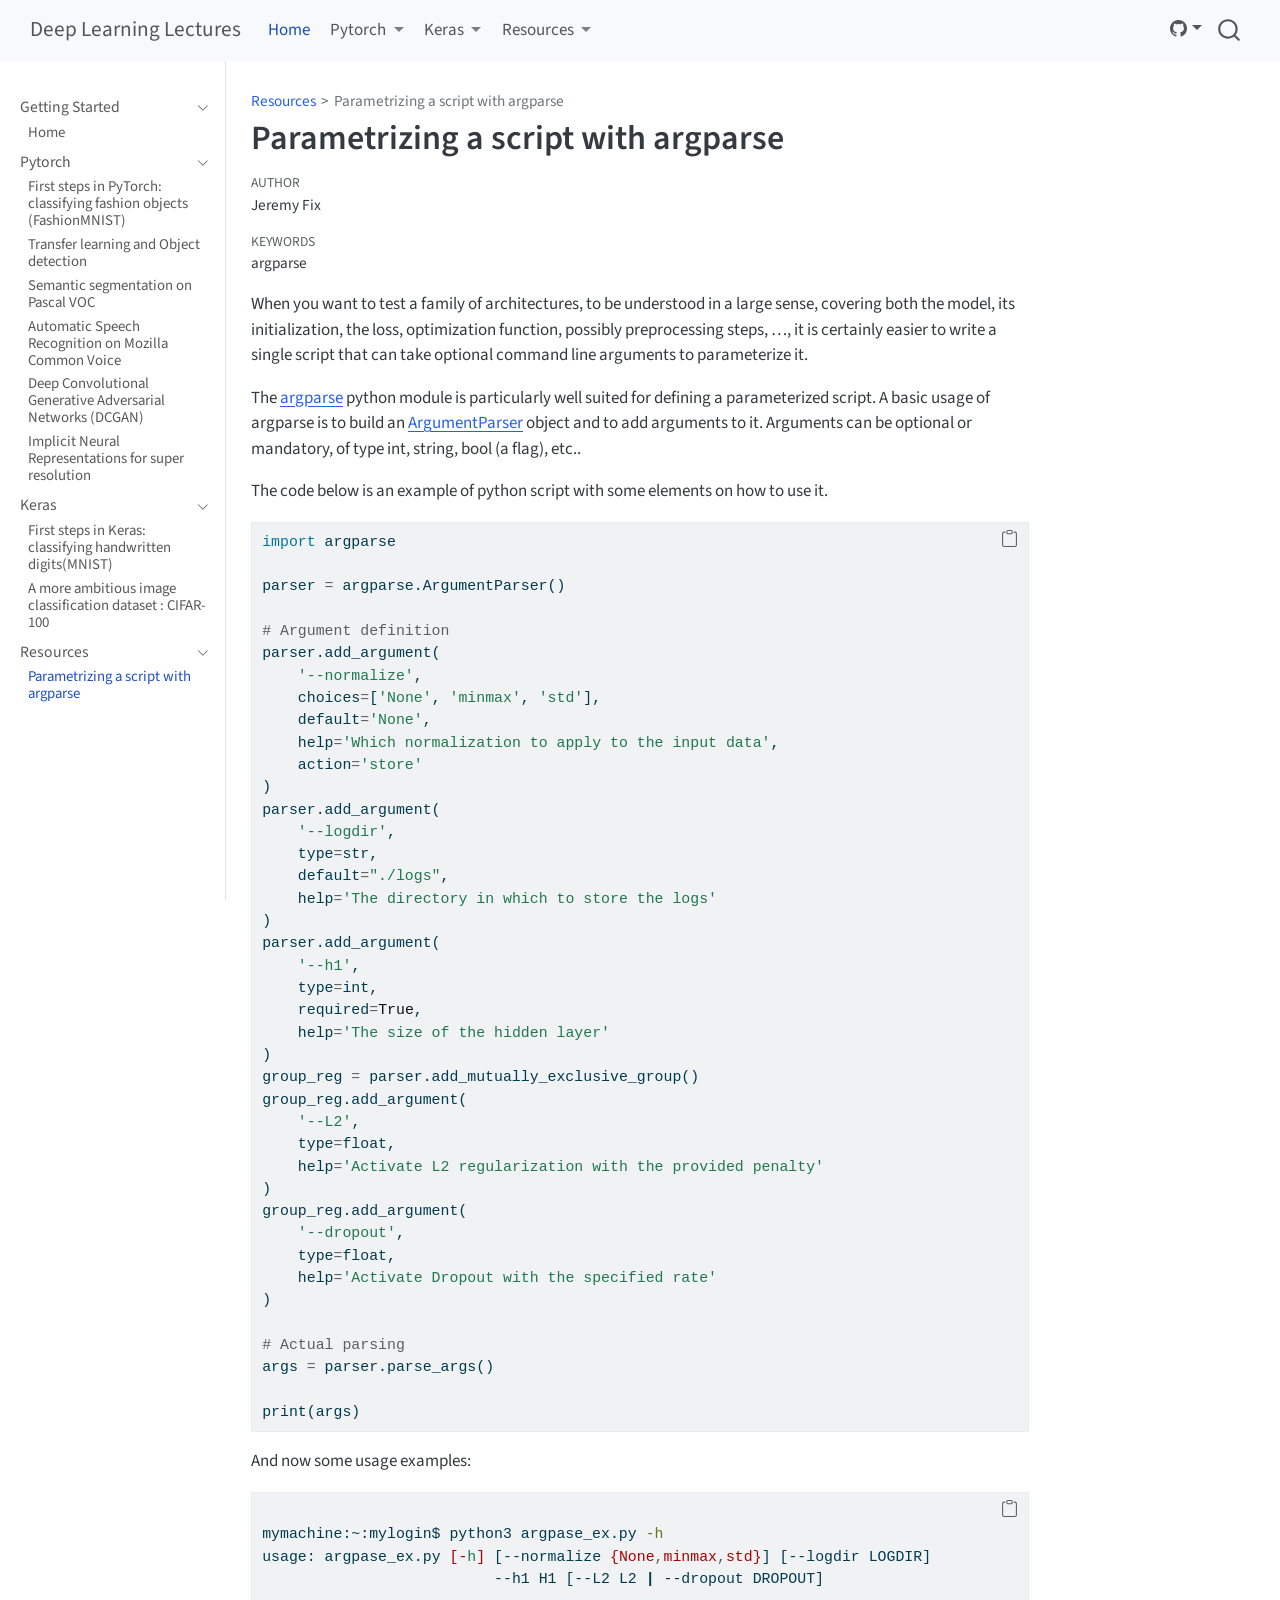
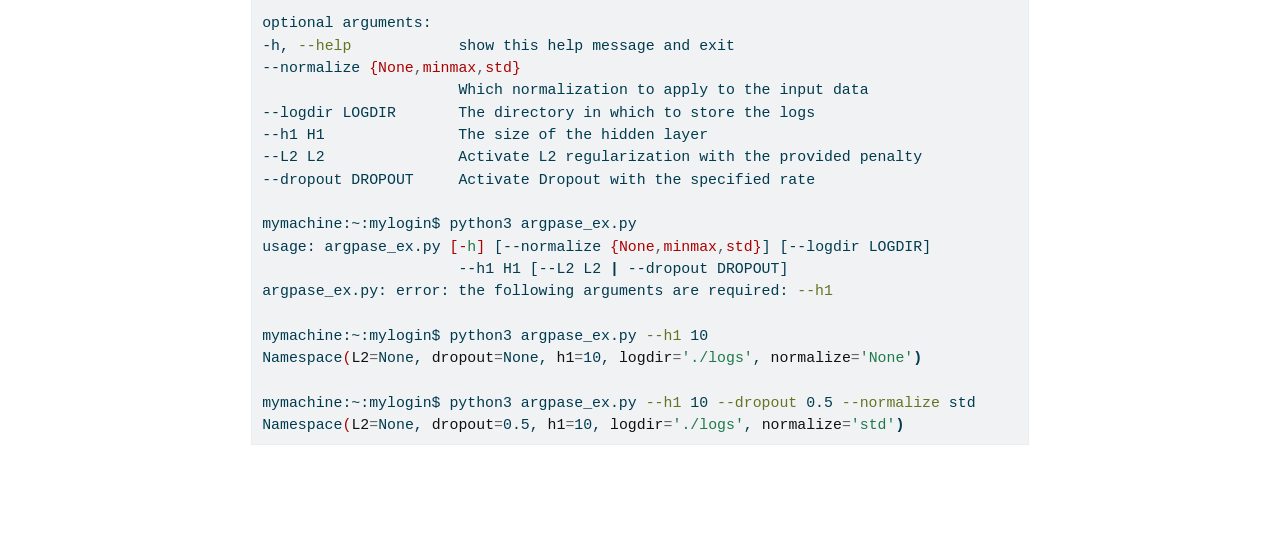
<file: argparse.html>
<!DOCTYPE html>
<html xmlns="http://www.w3.org/1999/xhtml" lang="en" xml:lang="en"><head>

<meta charset="utf-8">
<meta name="generator" content="quarto-1.11.9">

<meta name="viewport" content="width=device-width, initial-scale=1.0, user-scalable=yes">

<meta name="author" content="Jeremy Fix">
<meta name="keywords" content="argparse">

<title>Parametrizing a script with argparse – Deep Learning Lectures</title>
<style>
/* Default styles provided by pandoc.
** See https://pandoc.org/MANUAL.html#variables-for-html for config info.
*/
span.smallcaps{font-variant: small-caps;}
div.columns{display: flex; gap: 1.5em;}
div.column{flex: auto;}
@media screen {
div.columns{gap: min(4vw, 1.5em);}
div.column{overflow-x: auto;}
}
div.hanging-indent{margin-left: 1.5em; text-indent: -1.5em;}
ul.task-list{list-style: none;}
ul.task-list li input[type="checkbox"] {
  width: 0.8em;
  margin: 0 0.8em 0.2em -1em; /* quarto-specific, see https://github.com/quarto-dev/quarto-cli/issues/4556 */ 
  vertical-align: middle;
}
/* CSS for syntax highlighting */
html { -webkit-text-size-adjust: 100%; }
pre > code.sourceCode { white-space: pre; position: relative; }
pre > code.sourceCode > span { display: inline-block; line-height: 1.25; }
pre > code.sourceCode > span:empty { height: 1.2em; }
.sourceCode { overflow: visible; }
code.sourceCode > span { color: inherit; text-decoration: inherit; }
div.sourceCode { margin: 1em 0; }
pre.sourceCode { margin: 0; }
@media screen {
div.sourceCode { overflow: auto; }
}
@media print {
pre > code.sourceCode { white-space: pre-wrap; }
pre > code.sourceCode > span { text-indent: -5em; padding-left: 5em; }
}
pre.numberSource code
  { counter-reset: source-line 0; }
pre.numberSource code > span
  { position: relative; left: -4em; counter-increment: source-line; }
pre.numberSource code > span > a:first-child::before
  { content: counter(source-line);
    position: relative; left: -1em; text-align: right; vertical-align: baseline;
    border: none; display: inline-block;
    -webkit-touch-callout: none; -webkit-user-select: none;
    -khtml-user-select: none; -moz-user-select: none;
    -ms-user-select: none; user-select: none;
    padding: 0 4px; width: 4em;
  }
pre.numberSource { margin-left: 3em;  padding-left: 4px; }
div.sourceCode
  {   }
@media screen {
pre > code.sourceCode > span > a:first-child::before { text-decoration: underline; }
}
</style>


<script src="site_libs/quarto-nav/quarto-nav.js"></script>
<script src="site_libs/quarto-nav/headroom.min.js"></script>
<script src="site_libs/clipboard/clipboard.min.js"></script>
<script src="site_libs/quarto-search/autocomplete.umd.js"></script>
<script src="site_libs/quarto-search/fuse.min.js"></script>
<script src="site_libs/quarto-search/quarto-search.js"></script>
<meta name="quarto:offset" content="./">
<script src="site_libs/quarto-html/quarto.js" type="module"></script>
<script src="site_libs/quarto-html/tabsets/tabsets.js" type="module"></script>
<script src="site_libs/quarto-html/scrollable-regions/scrollable-regions.js" type="module"></script>
<script src="site_libs/quarto-html/popper.min.js"></script>
<script src="site_libs/quarto-html/tippy.umd.min.js"></script>
<script src="site_libs/quarto-html/anchor.min.js"></script>
<link href="site_libs/quarto-html/tippy.css" rel="stylesheet">
<link href="site_libs/quarto-html/quarto-syntax-highlighting-63b5708e65d6cd79cd7618c58d0c21e7.css" rel="stylesheet" id="quarto-text-highlighting-styles">
<script src="site_libs/bootstrap/bootstrap.min.js"></script>
<link href="site_libs/bootstrap/bootstrap-icons.css" rel="stylesheet">
<link href="site_libs/bootstrap/bootstrap-b09c28d1571a69c47c612495f7263f1d.min.css" rel="stylesheet" append-hash="true" id="quarto-bootstrap" data-mode="light">
<script id="quarto-search-options" type="application/json">{
  "location": "navbar",
  "copy-button": false,
  "collapse-after": 3,
  "panel-placement": "end",
  "type": "overlay",
  "limit": 50,
  "keyboard-shortcut": [
    "f",
    "/",
    "s"
  ],
  "show-item-context": false,
  "language": {
    "search-no-results-text": "No results",
    "search-matching-documents-text": "matching documents",
    "search-copy-link-title": "Copy link to search",
    "search-hide-matches-text": "Hide additional matches",
    "search-more-match-text": "more match in this document",
    "search-more-matches-text": "more matches in this document",
    "search-clear-button-title": "Clear",
    "search-text-placeholder": "",
    "search-detached-cancel-button-title": "Cancel",
    "search-submit-button-title": "Submit",
    "search-label": "Search"
  }
}</script>


</head>

<body class="nav-sidebar docked nav-fixed quarto-light"><a id="quarto-skip-link" class="visually-hidden-focusable" href="#quarto-document-content">Skip to main content</a>

<div id="quarto-search-results"></div>
  <header id="quarto-header" class="headroom fixed-top">
    <nav class="navbar navbar-expand-lg " data-bs-theme="dark" aria-label="Site">
      <div class="navbar-container container-fluid">
      <div class="navbar-brand-container mx-auto">
    <a class="navbar-brand" href="./index.html">
    <span class="navbar-title">Deep Learning Lectures</span>
    </a>
  </div>
          <button class="navbar-toggler" type="button" data-bs-toggle="collapse" data-bs-target="#navbarCollapse" aria-controls="navbarCollapse" aria-expanded="false" aria-label="Toggle navigation" onclick="if (window.quartoToggleHeadroom) { window.quartoToggleHeadroom(); }">
  <span class="navbar-toggler-icon"></span>
</button>
          <div class="collapse navbar-collapse" id="navbarCollapse">
            <ul class="navbar-nav navbar-nav-scroll me-auto">
  <li class="nav-item">
    <a class="nav-link active" href="./index.html" aria-current="page"> 
<span class="menu-text">Home</span></a>
  </li>  
  <li class="nav-item dropdown ">
    <a class="nav-link dropdown-toggle" href="#" id="nav-menu-pytorch" role="link" data-bs-toggle="dropdown" aria-expanded="false">
 <span class="menu-text">Pytorch</span>
    </a>
    <ul class="dropdown-menu" aria-labelledby="nav-menu-pytorch">    
        <li>
    <a class="dropdown-item" href="./pytorch/intro/index.html">
 <span class="dropdown-text">First steps in PyTorch : classifying fashion objects (FashionMNIST)</span></a>
  </li>  
        <li>
    <a class="dropdown-item" href="./pytorch/object-detection/index.html">
 <span class="dropdown-text">Transfer learning and Object detection</span></a>
  </li>  
        <li>
    <a class="dropdown-item" href="./pytorch/segmentation/index.html">
 <span class="dropdown-text">Semantic segmentation on Pascal VOC</span></a>
  </li>  
        <li>
    <a class="dropdown-item" href="./pytorch/asr/index.html">
 <span class="dropdown-text">Automatic Speech Recognition on Mozilla Common Voice</span></a>
  </li>  
        <li>
    <a class="dropdown-item" href="./pytorch/gan/index.html">
 <span class="dropdown-text">Deep Convolutional Generative Adversarial Networks</span></a>
  </li>  
        <li>
    <a class="dropdown-item" href="./pytorch/nir-ecg/index.html">
 <span class="dropdown-text">Neural Implicit Representations</span></a>
  </li>  
    </ul>
  </li>
  <li class="nav-item dropdown ">
    <a class="nav-link dropdown-toggle" href="#" id="nav-menu-keras" role="link" data-bs-toggle="dropdown" aria-expanded="false">
 <span class="menu-text">Keras</span>
    </a>
    <ul class="dropdown-menu" aria-labelledby="nav-menu-keras">    
        <li>
    <a class="dropdown-item" href="./keras/mnist/index.html">
 <span class="dropdown-text">First steps in Keras: classifying handwritten digits(MNIST)</span></a>
  </li>  
        <li>
    <a class="dropdown-item" href="./keras/cifar/index.html">
 <span class="dropdown-text">Keras CIFAR</span></a>
  </li>  
    </ul>
  </li>
  <li class="nav-item dropdown ">
    <a class="nav-link dropdown-toggle" href="#" id="nav-menu-resources" role="link" data-bs-toggle="dropdown" aria-expanded="false">
 <span class="menu-text">Resources</span>
    </a>
    <ul class="dropdown-menu" aria-labelledby="nav-menu-resources">    
        <li>
    <a class="dropdown-item" href="./argparse.html">
 <span class="dropdown-text">Argparse</span></a>
  </li>  
    </ul>
  </li>
</ul>
          </div> <!-- /navcollapse -->
            <div class="quarto-navbar-tools">
    <div class="dropdown">
      <a href="" title="" id="quarto-navigation-tool-dropdown-0" class="quarto-navigation-tool dropdown-toggle px-1" data-bs-toggle="dropdown" aria-expanded="false" role="link" aria-label=""><i class="bi bi-github"></i></a>
      <ul class="dropdown-menu" aria-labelledby="quarto-navigation-tool-dropdown-0">
          <li>
            <a class="dropdown-item quarto-navbar-tools-item" href="https://www.github.com/jeremyfix/deeplearning-lectures">
            Source Code
            </a>
          </li>
          <li>
            <a class="dropdown-item quarto-navbar-tools-item" href="https://github.com/jeremyfix/deeplearning-lectures/issues/new/choose">
            Report a bug
            </a>
          </li>
      </ul>
    </div>
</div>
            <div id="quarto-search" class="" title="Search"></div>
      </div> <!-- /container-fluid -->
    </nav>
  <nav class="quarto-secondary-nav" aria-label="Toolbar">
    <div class="container-fluid d-flex">
      <button type="button" class="quarto-btn-toggle btn" data-bs-toggle="collapse" role="button" data-bs-target=".quarto-sidebar-collapse-item" aria-controls="quarto-sidebar" aria-expanded="false" aria-label="Toggle sidebar navigation" onclick="if (window.quartoToggleHeadroom) { window.quartoToggleHeadroom(); }">
        <i class="bi bi-layout-text-sidebar-reverse"></i>
      </button>
        <nav class="quarto-page-breadcrumbs" aria-label="Breadcrumbs"><ol class="breadcrumb"><li class="breadcrumb-item"><a href="./argparse.html">Resources</a></li><li class="breadcrumb-item"><a href="./argparse.html">Parametrizing a script with argparse</a></li></ol></nav>
        <a class="flex-grow-1" data-bs-toggle="collapse" data-bs-target=".quarto-sidebar-collapse-item" onclick="if (window.quartoToggleHeadroom) { window.quartoToggleHeadroom(); }">      
        </a>
    </div>
  </nav>
</header>
<!-- content -->
<div id="quarto-content" class="quarto-container page-columns page-rows-contents page-layout-article page-navbar">
<!-- sidebar -->
  <nav id="quarto-sidebar" class="sidebar collapse collapse-horizontal quarto-sidebar-collapse-item sidebar-navigation docked overflow-auto" aria-label="Section">
    <div class="sidebar-menu-container"> 
    <ul class="list-unstyled mt-1">
        <li class="sidebar-item sidebar-item-section">
      <div class="sidebar-item-container"> 
            <button type="button" class="sidebar-item-text sidebar-item-toggle sidebar-link text-start" data-bs-toggle="collapse" data-bs-target="#quarto-sidebar-section-1" aria-controls="quarto-sidebar-section-1" aria-expanded="true">
 <span class="menu-text" id="quarto-sidebar-section-1-label">Getting Started</span><i class="bi bi-chevron-right" aria-hidden="true"></i></button>
      </div>
      <ul id="quarto-sidebar-section-1" aria-labelledby="quarto-sidebar-section-1-label" class="collapse list-unstyled sidebar-section depth1 show">  
          <li class="sidebar-item">
  <div class="sidebar-item-container"> 
  <a href="./index.html" class="sidebar-item-text sidebar-link">
 <span class="menu-text">Home</span></a>
  </div>
</li>
      </ul>
  </li>
        <li class="sidebar-item sidebar-item-section">
      <div class="sidebar-item-container"> 
            <button type="button" class="sidebar-item-text sidebar-item-toggle sidebar-link text-start" data-bs-toggle="collapse" data-bs-target="#quarto-sidebar-section-2" aria-controls="quarto-sidebar-section-2" aria-expanded="true">
 <span class="menu-text" id="quarto-sidebar-section-2-label">Pytorch</span><i class="bi bi-chevron-right" aria-hidden="true"></i></button>
      </div>
      <ul id="quarto-sidebar-section-2" aria-labelledby="quarto-sidebar-section-2-label" class="collapse list-unstyled sidebar-section depth1 show">  
          <li class="sidebar-item">
  <div class="sidebar-item-container"> 
  <a href="./pytorch/intro/index.html" class="sidebar-item-text sidebar-link">
 <span class="menu-text">First steps in PyTorch: classifying fashion objects (FashionMNIST)</span></a>
  </div>
</li>
          <li class="sidebar-item">
  <div class="sidebar-item-container"> 
  <a href="./pytorch/object-detection/index.html" class="sidebar-item-text sidebar-link">
 <span class="menu-text">Transfer learning and Object detection</span></a>
  </div>
</li>
          <li class="sidebar-item">
  <div class="sidebar-item-container"> 
  <a href="./pytorch/segmentation/index.html" class="sidebar-item-text sidebar-link">
 <span class="menu-text">Semantic segmentation on Pascal VOC</span></a>
  </div>
</li>
          <li class="sidebar-item">
  <div class="sidebar-item-container"> 
  <a href="./pytorch/asr/index.html" class="sidebar-item-text sidebar-link">
 <span class="menu-text">Automatic Speech Recognition on Mozilla Common Voice</span></a>
  </div>
</li>
          <li class="sidebar-item">
  <div class="sidebar-item-container"> 
  <a href="./pytorch/gan/index.html" class="sidebar-item-text sidebar-link">
 <span class="menu-text">Deep Convolutional Generative Adversarial Networks (DCGAN)</span></a>
  </div>
</li>
          <li class="sidebar-item">
  <div class="sidebar-item-container"> 
  <a href="./pytorch/nir-ecg/index.html" class="sidebar-item-text sidebar-link">
 <span class="menu-text">Implicit Neural Representations for super resolution</span></a>
  </div>
</li>
      </ul>
  </li>
        <li class="sidebar-item sidebar-item-section">
      <div class="sidebar-item-container"> 
            <button type="button" class="sidebar-item-text sidebar-item-toggle sidebar-link text-start" data-bs-toggle="collapse" data-bs-target="#quarto-sidebar-section-3" aria-controls="quarto-sidebar-section-3" aria-expanded="true">
 <span class="menu-text" id="quarto-sidebar-section-3-label">Keras</span><i class="bi bi-chevron-right" aria-hidden="true"></i></button>
      </div>
      <ul id="quarto-sidebar-section-3" aria-labelledby="quarto-sidebar-section-3-label" class="collapse list-unstyled sidebar-section depth1 show">  
          <li class="sidebar-item">
  <div class="sidebar-item-container"> 
  <a href="./keras/mnist/index.html" class="sidebar-item-text sidebar-link">
 <span class="menu-text">First steps in Keras: classifying handwritten digits(MNIST)</span></a>
  </div>
</li>
          <li class="sidebar-item">
  <div class="sidebar-item-container"> 
  <a href="./keras/cifar/index.html" class="sidebar-item-text sidebar-link">
 <span class="menu-text">A more ambitious image classification dataset : CIFAR-100</span></a>
  </div>
</li>
      </ul>
  </li>
        <li class="sidebar-item sidebar-item-section">
      <div class="sidebar-item-container"> 
            <button type="button" class="sidebar-item-text sidebar-item-toggle sidebar-link text-start" data-bs-toggle="collapse" data-bs-target="#quarto-sidebar-section-4" aria-controls="quarto-sidebar-section-4" aria-expanded="true">
 <span class="menu-text" id="quarto-sidebar-section-4-label">Resources</span><i class="bi bi-chevron-right" aria-hidden="true"></i></button>
      </div>
      <ul id="quarto-sidebar-section-4" aria-labelledby="quarto-sidebar-section-4-label" class="collapse list-unstyled sidebar-section depth1 show">  
          <li class="sidebar-item">
  <div class="sidebar-item-container"> 
  <a href="./argparse.html" class="sidebar-item-text sidebar-link active">
 <span class="menu-text">Parametrizing a script with argparse</span></a>
  </div>
</li>
      </ul>
  </li>
    </ul>
    </div>
</nav>
<div id="quarto-sidebar-glass" class="quarto-sidebar-collapse-item" data-bs-toggle="collapse" data-bs-target=".quarto-sidebar-collapse-item"></div>
<!-- margin-sidebar -->
    <div id="quarto-margin-sidebar" class="sidebar margin-sidebar zindex-bottom">
        
    </div>
<!-- main -->
<main class="content" id="quarto-document-content" tabindex="-1">

<header id="title-block-header" class="quarto-title-block default"><nav class="quarto-page-breadcrumbs quarto-title-breadcrumbs d-none d-lg-block" aria-label="Breadcrumbs"><ol class="breadcrumb"><li class="breadcrumb-item"><a href="./argparse.html">Resources</a></li><li class="breadcrumb-item"><a href="./argparse.html">Parametrizing a script with argparse</a></li></ol></nav>
<div class="quarto-title">
<h1 class="title">Parametrizing a script with argparse</h1>
</div>



<div class="quarto-title-meta">

    <div>
    <div class="quarto-title-meta-heading">Author</div>
    <div class="quarto-title-meta-contents">
             <p>Jeremy Fix </p>
          </div>
  </div>
    
  
    
  </div>
  

<div>
  <div class="keywords">
    <div class="block-title">Keywords</div>
    <p>argparse</p>
  </div>
</div>

</header>


<p>When you want to test a family of architectures, to be understood in a large sense, covering both the model, its initialization, the loss, optimization function, possibly preprocessing steps, …, it is certainly easier to write a single script that can take optional command line arguments to parameterize it.</p>
<p>The <a href="https://docs.python.org/3/library/argparse.html#module-argparse">argparse</a> python module is particularly well suited for defining a parameterized script. A basic usage of argparse is to build an <a href="https://docs.python.org/3/library/argparse.html#argparse.ArgumentParser">ArgumentParser</a> object and to add arguments to it. Arguments can be optional or mandatory, of type int, string, bool (a flag), etc..</p>
<p>The code below is an example of python script with some elements on how to use it.</p>
<div id="75eb270d" class="cell">
<div class="code-copy-outer-scaffold"><div class="sourceCode cell-code" id="cb1"><pre class="sourceCode python code-with-copy"><code class="sourceCode python"><span id="cb1-1"><a href="#cb1-1" aria-hidden="true" tabindex="-1"></a><span class="im">import</span> argparse</span>
<span id="cb1-2"><a href="#cb1-2" aria-hidden="true" tabindex="-1"></a></span>
<span id="cb1-3"><a href="#cb1-3" aria-hidden="true" tabindex="-1"></a>parser <span class="op">=</span> argparse.ArgumentParser()</span>
<span id="cb1-4"><a href="#cb1-4" aria-hidden="true" tabindex="-1"></a></span>
<span id="cb1-5"><a href="#cb1-5" aria-hidden="true" tabindex="-1"></a><span class="co"># Argument definition</span></span>
<span id="cb1-6"><a href="#cb1-6" aria-hidden="true" tabindex="-1"></a>parser.add_argument(</span>
<span id="cb1-7"><a href="#cb1-7" aria-hidden="true" tabindex="-1"></a>    <span class="st">'--normalize'</span>,</span>
<span id="cb1-8"><a href="#cb1-8" aria-hidden="true" tabindex="-1"></a>    choices<span class="op">=</span>[<span class="st">'None'</span>, <span class="st">'minmax'</span>, <span class="st">'std'</span>],</span>
<span id="cb1-9"><a href="#cb1-9" aria-hidden="true" tabindex="-1"></a>    default<span class="op">=</span><span class="st">'None'</span>,</span>
<span id="cb1-10"><a href="#cb1-10" aria-hidden="true" tabindex="-1"></a>    <span class="bu">help</span><span class="op">=</span><span class="st">'Which normalization to apply to the input data'</span>,</span>
<span id="cb1-11"><a href="#cb1-11" aria-hidden="true" tabindex="-1"></a>    action<span class="op">=</span><span class="st">'store'</span></span>
<span id="cb1-12"><a href="#cb1-12" aria-hidden="true" tabindex="-1"></a>)</span>
<span id="cb1-13"><a href="#cb1-13" aria-hidden="true" tabindex="-1"></a>parser.add_argument(</span>
<span id="cb1-14"><a href="#cb1-14" aria-hidden="true" tabindex="-1"></a>    <span class="st">'--logdir'</span>,</span>
<span id="cb1-15"><a href="#cb1-15" aria-hidden="true" tabindex="-1"></a>    <span class="bu">type</span><span class="op">=</span><span class="bu">str</span>,</span>
<span id="cb1-16"><a href="#cb1-16" aria-hidden="true" tabindex="-1"></a>    default<span class="op">=</span><span class="st">"./logs"</span>,</span>
<span id="cb1-17"><a href="#cb1-17" aria-hidden="true" tabindex="-1"></a>    <span class="bu">help</span><span class="op">=</span><span class="st">'The directory in which to store the logs'</span></span>
<span id="cb1-18"><a href="#cb1-18" aria-hidden="true" tabindex="-1"></a>)</span>
<span id="cb1-19"><a href="#cb1-19" aria-hidden="true" tabindex="-1"></a>parser.add_argument(</span>
<span id="cb1-20"><a href="#cb1-20" aria-hidden="true" tabindex="-1"></a>    <span class="st">'--h1'</span>,</span>
<span id="cb1-21"><a href="#cb1-21" aria-hidden="true" tabindex="-1"></a>    <span class="bu">type</span><span class="op">=</span><span class="bu">int</span>,</span>
<span id="cb1-22"><a href="#cb1-22" aria-hidden="true" tabindex="-1"></a>    required<span class="op">=</span><span class="va">True</span>,</span>
<span id="cb1-23"><a href="#cb1-23" aria-hidden="true" tabindex="-1"></a>    <span class="bu">help</span><span class="op">=</span><span class="st">'The size of the hidden layer'</span></span>
<span id="cb1-24"><a href="#cb1-24" aria-hidden="true" tabindex="-1"></a>)</span>
<span id="cb1-25"><a href="#cb1-25" aria-hidden="true" tabindex="-1"></a>group_reg <span class="op">=</span> parser.add_mutually_exclusive_group()</span>
<span id="cb1-26"><a href="#cb1-26" aria-hidden="true" tabindex="-1"></a>group_reg.add_argument(</span>
<span id="cb1-27"><a href="#cb1-27" aria-hidden="true" tabindex="-1"></a>    <span class="st">'--L2'</span>,</span>
<span id="cb1-28"><a href="#cb1-28" aria-hidden="true" tabindex="-1"></a>    <span class="bu">type</span><span class="op">=</span><span class="bu">float</span>,</span>
<span id="cb1-29"><a href="#cb1-29" aria-hidden="true" tabindex="-1"></a>    <span class="bu">help</span><span class="op">=</span><span class="st">'Activate L2 regularization with the provided penalty'</span></span>
<span id="cb1-30"><a href="#cb1-30" aria-hidden="true" tabindex="-1"></a>)</span>
<span id="cb1-31"><a href="#cb1-31" aria-hidden="true" tabindex="-1"></a>group_reg.add_argument(</span>
<span id="cb1-32"><a href="#cb1-32" aria-hidden="true" tabindex="-1"></a>    <span class="st">'--dropout'</span>,</span>
<span id="cb1-33"><a href="#cb1-33" aria-hidden="true" tabindex="-1"></a>    <span class="bu">type</span><span class="op">=</span><span class="bu">float</span>,</span>
<span id="cb1-34"><a href="#cb1-34" aria-hidden="true" tabindex="-1"></a>    <span class="bu">help</span><span class="op">=</span><span class="st">'Activate Dropout with the specified rate'</span></span>
<span id="cb1-35"><a href="#cb1-35" aria-hidden="true" tabindex="-1"></a>)</span>
<span id="cb1-36"><a href="#cb1-36" aria-hidden="true" tabindex="-1"></a></span>
<span id="cb1-37"><a href="#cb1-37" aria-hidden="true" tabindex="-1"></a><span class="co"># Actual parsing</span></span>
<span id="cb1-38"><a href="#cb1-38" aria-hidden="true" tabindex="-1"></a>args <span class="op">=</span> parser.parse_args()</span>
<span id="cb1-39"><a href="#cb1-39" aria-hidden="true" tabindex="-1"></a></span>
<span id="cb1-40"><a href="#cb1-40" aria-hidden="true" tabindex="-1"></a><span class="bu">print</span>(args)</span></code></pre></div><button title="Copy to Clipboard" class="code-copy-button"><i class="bi"></i></button></div>
</div>
<p>And now some usage examples:</p>
<div class="code-copy-outer-scaffold"><div class="sourceCode" id="cb2"><pre class="sourceCode bash code-with-copy"><code class="sourceCode bash"><span id="cb2-1"><a href="#cb2-1" aria-hidden="true" tabindex="-1"></a></span>
<span id="cb2-2"><a href="#cb2-2" aria-hidden="true" tabindex="-1"></a><span class="ex">mymachine:~:mylogin$</span> python3 argpase_ex.py <span class="at">-h</span></span>
<span id="cb2-3"><a href="#cb2-3" aria-hidden="true" tabindex="-1"></a><span class="ex">usage:</span> argpase_ex.py <span class="pp">[-</span><span class="ss">h</span><span class="pp">]</span> [--normalize <span class="dt">{None</span><span class="op">,</span><span class="dt">minmax</span><span class="op">,</span><span class="dt">std}</span>] [--logdir LOGDIR]</span>
<span id="cb2-4"><a href="#cb2-4" aria-hidden="true" tabindex="-1"></a>                          <span class="ex">--h1</span> H1 [--L2 L2 <span class="kw">|</span> <span class="ex">--dropout</span> DROPOUT]</span>
<span id="cb2-5"><a href="#cb2-5" aria-hidden="true" tabindex="-1"></a></span>
<span id="cb2-6"><a href="#cb2-6" aria-hidden="true" tabindex="-1"></a><span class="ex">optional</span> arguments:</span>
<span id="cb2-7"><a href="#cb2-7" aria-hidden="true" tabindex="-1"></a><span class="ex">-h,</span> <span class="at">--help</span>            show this help message and exit</span>
<span id="cb2-8"><a href="#cb2-8" aria-hidden="true" tabindex="-1"></a><span class="ex">--normalize</span> <span class="dt">{None</span><span class="op">,</span><span class="dt">minmax</span><span class="op">,</span><span class="dt">std}</span></span>
<span id="cb2-9"><a href="#cb2-9" aria-hidden="true" tabindex="-1"></a>                      <span class="ex">Which</span> normalization to apply to the input data</span>
<span id="cb2-10"><a href="#cb2-10" aria-hidden="true" tabindex="-1"></a><span class="ex">--logdir</span> LOGDIR       The directory in which to store the logs</span>
<span id="cb2-11"><a href="#cb2-11" aria-hidden="true" tabindex="-1"></a><span class="ex">--h1</span> H1               The size of the hidden layer</span>
<span id="cb2-12"><a href="#cb2-12" aria-hidden="true" tabindex="-1"></a><span class="ex">--L2</span> L2               Activate L2 regularization with the provided penalty</span>
<span id="cb2-13"><a href="#cb2-13" aria-hidden="true" tabindex="-1"></a><span class="ex">--dropout</span> DROPOUT     Activate Dropout with the specified rate</span>
<span id="cb2-14"><a href="#cb2-14" aria-hidden="true" tabindex="-1"></a></span>
<span id="cb2-15"><a href="#cb2-15" aria-hidden="true" tabindex="-1"></a><span class="ex">mymachine:~:mylogin$</span> python3 argpase_ex.py</span>
<span id="cb2-16"><a href="#cb2-16" aria-hidden="true" tabindex="-1"></a><span class="ex">usage:</span> argpase_ex.py <span class="pp">[-</span><span class="ss">h</span><span class="pp">]</span> [--normalize <span class="dt">{None</span><span class="op">,</span><span class="dt">minmax</span><span class="op">,</span><span class="dt">std}</span>] [--logdir LOGDIR]</span>
<span id="cb2-17"><a href="#cb2-17" aria-hidden="true" tabindex="-1"></a>                      <span class="ex">--h1</span> H1 [--L2 L2 <span class="kw">|</span> <span class="ex">--dropout</span> DROPOUT]     </span>
<span id="cb2-18"><a href="#cb2-18" aria-hidden="true" tabindex="-1"></a><span class="ex">argpase_ex.py:</span> error: the following arguments are required: <span class="at">--h1</span></span>
<span id="cb2-19"><a href="#cb2-19" aria-hidden="true" tabindex="-1"></a></span>
<span id="cb2-20"><a href="#cb2-20" aria-hidden="true" tabindex="-1"></a><span class="ex">mymachine:~:mylogin$</span> python3 argpase_ex.py <span class="at">--h1</span> 10</span>
<span id="cb2-21"><a href="#cb2-21" aria-hidden="true" tabindex="-1"></a><span class="ex">Namespace</span><span class="er">(</span><span class="va">L2</span><span class="op">=</span>None, <span class="va">dropout</span><span class="op">=</span>None, <span class="va">h1</span><span class="op">=</span>10, <span class="va">logdir</span><span class="op">=</span><span class="st">'./logs'</span>, <span class="va">normalize</span><span class="op">=</span><span class="st">'None'</span><span class="kw">)</span></span>
<span id="cb2-22"><a href="#cb2-22" aria-hidden="true" tabindex="-1"></a></span>
<span id="cb2-23"><a href="#cb2-23" aria-hidden="true" tabindex="-1"></a><span class="ex">mymachine:~:mylogin$</span> python3 argpase_ex.py <span class="at">--h1</span> 10 <span class="at">--dropout</span> 0.5 <span class="at">--normalize</span> std</span>
<span id="cb2-24"><a href="#cb2-24" aria-hidden="true" tabindex="-1"></a><span class="ex">Namespace</span><span class="er">(</span><span class="va">L2</span><span class="op">=</span>None, <span class="va">dropout</span><span class="op">=</span>0.5, <span class="va">h1</span><span class="op">=</span>10, <span class="va">logdir</span><span class="op">=</span><span class="st">'./logs'</span>, <span class="va">normalize</span><span class="op">=</span><span class="st">'std'</span><span class="kw">)</span></span></code></pre></div><button title="Copy to Clipboard" class="code-copy-button"><i class="bi"></i></button></div>



</main> <!-- /main -->
<script id="quarto-html-after-body" type="application/javascript">
  window.document.addEventListener("DOMContentLoaded", function (event) {
    const icon = "";
    const anchorJS = new window.AnchorJS();
    anchorJS.options = {
      placement: 'right',
      icon: icon
    };
    anchorJS.add('.anchored');
    const isCodeAnnotation = (el) => {
      for (const clz of el.classList) {
        if (clz.startsWith('code-annotation-')) {                     
          return true;
        }
      }
      return false;
    }
    const onCopySuccess = function(e) {
      // button target
      const button = e.trigger;
      // don't keep focus
      button.blur();
      // flash "checked"
      button.classList.add('code-copy-button-checked');
      var currentTitle = button.getAttribute("title");
      button.setAttribute("title", "Copied!");
      let tooltip;
      if (window.bootstrap) {
        button.setAttribute("data-bs-toggle", "tooltip");
        button.setAttribute("data-bs-placement", "left");
        button.setAttribute("data-bs-title", "Copied!");
        tooltip = new bootstrap.Tooltip(button, 
          { trigger: "manual", 
            customClass: "code-copy-button-tooltip",
            offset: [0, -8]});
        tooltip.show();    
      }
      setTimeout(function() {
        if (tooltip) {
          tooltip.hide();
          button.removeAttribute("data-bs-title");
          button.removeAttribute("data-bs-toggle");
          button.removeAttribute("data-bs-placement");
        }
        button.setAttribute("title", currentTitle);
        button.classList.remove('code-copy-button-checked');
      }, 1000);
      // clear code selection
      e.clearSelection();
    }
    const getTextToCopy = function(trigger) {
      const outerScaffold = trigger.parentElement.cloneNode(true);
      const codeEl = outerScaffold.querySelector('code');
      for (const childEl of codeEl.children) {
        if (isCodeAnnotation(childEl)) {
          childEl.remove();
        }
      }
      return codeEl.innerText;
    }
    const clipboard = new window.ClipboardJS('.code-copy-button:not([data-in-quarto-modal])', {
      text: getTextToCopy
    });
    clipboard.on('success', onCopySuccess);
    if (window.document.getElementById('quarto-embedded-source-code-modal')) {
      const clipboardModal = new window.ClipboardJS('.code-copy-button[data-in-quarto-modal]', {
        text: getTextToCopy,
        container: window.document.getElementById('quarto-embedded-source-code-modal')
      });
      clipboardModal.on('success', onCopySuccess);
    }
      var localhostRegex = new RegExp(/^(?:http|https):\/\/localhost\:?[0-9]*\//);
      var mailtoRegex = new RegExp(/^mailto:/);
        var filterRegex = new RegExp("https:\/\/jeremyfix\.github\.io\/deeplearning-lectures\/");
      var isInternal = (href) => {
          return filterRegex.test(href) || localhostRegex.test(href) || mailtoRegex.test(href);
      }
      // Inspect non-navigation links and adorn them if external
      window.quartoDecorateExternalLinks = function (root) {
     var links = (root || window.document).querySelectorAll('a[href]:not(.nav-link):not(.navbar-brand):not(.toc-action):not(.sidebar-link):not(.sidebar-item-toggle):not(.pagination-link):not(.no-external):not([aria-hidden]):not(.dropdown-item):not(.quarto-navigation-tool):not(.about-link)');
      for (var i=0; i<links.length; i++) {
        const link = links[i];
        if (!isInternal(link.href)) {
          // undo the damage that might have been done by quarto-nav.js in the case of
          // links that we want to consider external
          if (link.dataset.originalHref !== undefined) {
            link.href = link.dataset.originalHref;
          }
          if (!link.classList.contains('no-external-icon')) {
          }
        }
      }
      };
      window.quartoDecorateExternalLinks(window.document);
    // Esc closes the popup (WCAG 1.4.13) and focus leaving both trigger and
    // popup closes it (WCAG 2.4.11); tippy handles neither for interactive popups.
    const hideOnEscAndFocusOut = {
      name: 'hideOnEscAndFocusOut',
      defaultValue: true,
      fn(instance) {
        const dismiss = () => {
          // A show scheduled by the trigger delay would otherwise reopen it
          instance.clearDelayTimeouts();
          instance.hide();
        };
        const onKeyDown = (event) => {
          if (event.key !== 'Escape') {
            return;
          }
          // Keep Esc from also reaching page handlers (e.g. reveal.js overview),
          // except an open reveal.js slide menu, which Esc should close too.
          // The menu handles keys only when its keyboard option is on.
          const menuHandlesEsc = window.Reveal?.getPlugin?.('menu')?.isOpen() &&
            window.Reveal.getConfig().menu?.keyboard !== false;
          if (!menuHandlesEsc) {
            event.stopPropagation();
          }
          if (instance.popper.contains(window.document.activeElement)) {
            // Disabled while refocusing so the focus trigger does not reopen it
            instance.disable();
            instance.reference.focus();
            instance.enable();
          }
          dismiss();
        };
        const onFocusOut = (event) => {
          const target = event.relatedTarget;
          if (target && !instance.reference.contains(target) &&
              !instance.popper.contains(target)) {
            dismiss();
          }
        };
        // On the trigger too: a click trigger (code-annotations: select) has no
        // blur handling. Attached for the instance's lifetime so leaving the
        // trigger also cancels a show still pending on the trigger delay.
        instance.reference.addEventListener('focusout', onFocusOut);
        return {
          onShow() {
            window.document.addEventListener('keydown', onKeyDown, true);
            instance.popper.addEventListener('focusout', onFocusOut);
          },
          onHide() {
            window.document.removeEventListener('keydown', onKeyDown, true);
            instance.popper.removeEventListener('focusout', onFocusOut);
          },
          onDestroy() {
            instance.reference.removeEventListener('focusout', onFocusOut);
          },
        };
      },
    };
    function tippyHover(el, contentFn, onTriggerFn, onUntriggerFn) {
      const config = {
        allowHTML: true,
        maxWidth: 500,
        delay: 100,
        arrow: false,
        appendTo: function(el) {
            return el.parentElement;
        },
        interactive: true,
        interactiveBorder: 10,
        theme: 'quarto',
        placement: 'bottom-start',
        plugins: [hideOnEscAndFocusOut],
      };
      if (contentFn) {
        config.content = contentFn;
      }
      if (onTriggerFn) {
        config.onTrigger = onTriggerFn;
      }
      if (onUntriggerFn) {
        config.onUntrigger = onUntriggerFn;
      }
      window.tippy(el, config); 
    }
    const noterefs = window.document.querySelectorAll('a[role="doc-noteref"]');
    for (var i=0; i<noterefs.length; i++) {
      const ref = noterefs[i];
      tippyHover(ref, function() {
        // use id or data attribute instead here
        let href = ref.getAttribute('data-footnote-href') || ref.getAttribute('href');
        try { href = new URL(href).hash; } catch {}
        const id = href.replace(/^#\/?/, "");
        const note = window.document.getElementById(id);
        if (note) {
          return note.innerHTML;
        } else {
          return "";
        }
      });
    }
    const xrefs = window.document.querySelectorAll('a.quarto-xref');
    const processXRef = (id, note) => {
      // Strip column container classes
      const stripColumnClz = (el) => {
        el.classList.remove("page-full", "page-columns");
        if (el.children) {
          for (const child of el.children) {
            stripColumnClz(child);
          }
        }
      }
      stripColumnClz(note)
      if (id === null || id.startsWith('sec-')) {
        // Special case sections, only their first couple elements
        const container = document.createElement("div");
        if (note.children && note.children.length > 2) {
          container.appendChild(note.children[0].cloneNode(true));
          for (let i = 1; i < note.children.length; i++) {
            const child = note.children[i];
            if (child.tagName === "P" && child.innerText === "") {
              continue;
            } else {
              container.appendChild(child.cloneNode(true));
              break;
            }
          }
          if (window.Quarto?.typesetMath) {
            window.Quarto.typesetMath(container);
          }
          return container.innerHTML
        } else {
          if (window.Quarto?.typesetMath) {
            window.Quarto.typesetMath(note);
          }
          return note.innerHTML;
        }
      } else {
        // Remove any anchor links if they are present
        const anchorLink = note.querySelector('a.anchorjs-link');
        if (anchorLink) {
          anchorLink.remove();
        }
        if (window.Quarto?.typesetMath) {
          window.Quarto.typesetMath(note);
        }
        if (note.classList.contains("callout")) {
          return note.outerHTML;
        } else {
          return note.innerHTML;
        }
      }
    }
    for (var i=0; i<xrefs.length; i++) {
      const xref = xrefs[i];
      tippyHover(xref, undefined, function(instance) {
        instance.disable();
        let url = xref.getAttribute('href');
        let hash = undefined; 
        if (url.startsWith('#')) {
          hash = url;
        } else {
          try { hash = new URL(url).hash; } catch {}
        }
        if (hash) {
          const id = hash.replace(/^#\/?/, "");
          const note = window.document.getElementById(id);
          if (note !== null) {
            try {
              const html = processXRef(id, note.cloneNode(true));
              instance.setContent(html);
            } finally {
              instance.enable();
              instance.show();
            }
          } else {
            // See if we can fetch this
            fetch(url.split('#')[0])
            .then(res => res.text())
            .then(html => {
              const parser = new DOMParser();
              const htmlDoc = parser.parseFromString(html, "text/html");
              const note = htmlDoc.getElementById(id);
              if (note !== null) {
                const html = processXRef(id, note);
                instance.setContent(html);
              } 
            }).finally(() => {
              instance.enable();
              instance.show();
            });
          }
        } else {
          // See if we can fetch a full url (with no hash to target)
          // This is a special case and we should probably do some content thinning / targeting
          fetch(url)
          .then(res => res.text())
          .then(html => {
            const parser = new DOMParser();
            const htmlDoc = parser.parseFromString(html, "text/html");
            const note = htmlDoc.querySelector('main.content');
            if (note !== null) {
              // This should only happen for chapter cross references
              // (since there is no id in the URL)
              // remove the first header
              if (note.children.length > 0 && note.children[0].tagName === "HEADER") {
                note.children[0].remove();
              }
              const html = processXRef(null, note);
              instance.setContent(html);
            } 
          }).finally(() => {
            instance.enable();
            instance.show();
          });
        }
      }, function(instance) {
      });
    }
        let selectedAnnoteEl;
        const selectorForAnnotation = ( cell, annotation) => {
          let cellAttr = 'data-code-cell="' + cell + '"';
          let lineAttr = 'data-code-annotation="' +  annotation + '"';
          const selector = 'span[' + cellAttr + '][' + lineAttr + ']';
          return selector;
        }
        const selectCodeLines = (annoteEl) => {
          const doc = window.document;
          const targetCell = annoteEl.getAttribute("data-target-cell");
          const targetAnnotation = annoteEl.getAttribute("data-target-annotation");
          const annoteSpan = window.document.querySelector(selectorForAnnotation(targetCell, targetAnnotation));
          const lines = annoteSpan.getAttribute("data-code-lines").split(",");
          const lineIds = lines.map((line) => {
            return targetCell + "-" + line;
          })
          // Each band is positioned against its own containing block, which is
          // not the offsetParent of the lines, so place it from client rects.
          const placeBand = (band, firstEl, lastEl, codeBlock) => {
            const container = band.offsetParent;
            if (container === null) {
              return;
            }
            const containerRect = container.getBoundingClientRect();
            // Reveal.js scales slides with a transform, so convert client
            // pixels back to the CSS pixels of the container.
            const scale = containerRect.height / container.offsetHeight || 1;
            const firstRect = firstEl.getBoundingClientRect();
            const lastRect = lastEl.getBoundingClientRect();
            const top = (firstRect.top - containerRect.top) / scale - container.clientTop + container.scrollTop;
            const height = (lastRect.bottom - firstRect.top) / scale;
            band.style.top = top - 2 + "px";
            band.style.height = height + 4 + "px";
            if (codeBlock) {
              // Without the copy button wrapper, the containing block is wider
              // than the code block, so span the code block explicitly.
              const blockRect = codeBlock.getBoundingClientRect();
              band.style.left = (blockRect.left - containerRect.left) / scale - container.clientLeft + container.scrollLeft + "px";
              band.style.width = blockRect.width / scale + "px";
            }
          };
          if (lineIds.length > 0) {
            const el = window.document.getElementById(lineIds[0]);
            const lastEl = window.document.getElementById(lineIds[lineIds.length - 1]);
            const parent = el.parentElement.parentElement;
            // cook up a div (if necessary) and position it
            let div = window.document.getElementById("code-annotation-line-highlight");
            if (div === null) {
              div = window.document.createElement("div");
              div.setAttribute("id", "code-annotation-line-highlight");
              div.style.position = 'absolute';
              parent.appendChild(div);
            }
            placeBand(div, el, lastEl, parent.closest("div.sourceCode") || parent);
            let gutterDiv = window.document.getElementById("code-annotation-line-highlight-gutter");
            if (gutterDiv === null) {
              gutterDiv = window.document.createElement("div");
              gutterDiv.setAttribute("id", "code-annotation-line-highlight-gutter");
              gutterDiv.style.position = 'absolute';
              const codeCell = window.document.getElementById(targetCell);
              const gutter = codeCell.querySelector('.code-annotation-gutter');
              gutter.appendChild(gutterDiv);
            }
            placeBand(gutterDiv, el, lastEl);
            selectedAnnoteEl = annoteEl;
          }
        };
        const unselectCodeLines = () => {
          const elementsIds = ["code-annotation-line-highlight", "code-annotation-line-highlight-gutter"];
          elementsIds.forEach((elId) => {
            const div = window.document.getElementById(elId);
            if (div) {
              div.remove();
            }
          });
          selectedAnnoteEl = undefined;
        };
          // Handle positioning of the toggle
      window.addEventListener(
        "resize",
        throttle(() => {
          elRect = undefined;
          if (selectedAnnoteEl) {
            selectCodeLines(selectedAnnoteEl);
          }
        }, 10)
      );
      function throttle(fn, ms) {
      let throttle = false;
      let timer;
        return (...args) => {
          if(!throttle) { // first call gets through
              fn.apply(this, args);
              throttle = true;
          } else { // all the others get throttled
              if(timer) clearTimeout(timer); // cancel #2
              timer = setTimeout(() => {
                fn.apply(this, args);
                timer = throttle = false;
              }, ms);
          }
        };
      }
        // Attach click handler to the DT
        const annoteDls = window.document.querySelectorAll('dt[data-target-cell]');
        for (const annoteDlNode of annoteDls) {
          annoteDlNode.addEventListener('click', (event) => {
            const clickedEl = event.target;
            if (clickedEl !== selectedAnnoteEl) {
              unselectCodeLines();
              const activeEl = window.document.querySelector('dt[data-target-cell].code-annotation-active');
              if (activeEl) {
                activeEl.classList.remove('code-annotation-active');
              }
              selectCodeLines(clickedEl);
              clickedEl.classList.add('code-annotation-active');
            } else {
              // Unselect the line
              unselectCodeLines();
              clickedEl.classList.remove('code-annotation-active');
            }
          });
        }
    const findCites = (el) => {
      const parentEl = el.parentElement;
      if (parentEl) {
        const cites = parentEl.dataset.cites;
        if (cites) {
          return {
            el,
            cites: cites.split(' ')
          };
        } else {
          return findCites(el.parentElement)
        }
      } else {
        return undefined;
      }
    };
    var bibliorefs = window.document.querySelectorAll('a[role="doc-biblioref"]');
    for (var i=0; i<bibliorefs.length; i++) {
      const ref = bibliorefs[i];
      const citeInfo = findCites(ref);
      if (citeInfo) {
        tippyHover(citeInfo.el, function() {
          var popup = window.document.createElement('div');
          citeInfo.cites.forEach(function(cite) {
            var citeDiv = window.document.createElement('div');
            citeDiv.classList.add('hanging-indent');
            citeDiv.classList.add('csl-entry');
            var biblioDiv = window.document.getElementById('ref-' + cite);
            if (biblioDiv) {
              citeDiv.innerHTML = biblioDiv.innerHTML;
            }
            popup.appendChild(citeDiv);
          });
          return popup.innerHTML;
        });
      }
    }
  });
  </script>
  <script type="application/javascript">
  window.quartoScrollableRegionsLabels = {"code":"Scrollable code","output":"Scrollable output"};
  </script>
</div> <!-- /content -->




</body></html>
</file>
<file: site_libs/quarto-html/tippy.css>
.tippy-box[data-animation=fade][data-state=hidden]{opacity:0}[data-tippy-root]{max-width:calc(100vw - 10px)}.tippy-box{position:relative;background-color:#333;color:#fff;border-radius:4px;font-size:14px;line-height:1.4;white-space:normal;outline:0;transition-property:transform,visibility,opacity}.tippy-box[data-placement^=top]>.tippy-arrow{bottom:0}.tippy-box[data-placement^=top]>.tippy-arrow:before{bottom:-7px;left:0;border-width:8px 8px 0;border-top-color:initial;transform-origin:center top}.tippy-box[data-placement^=bottom]>.tippy-arrow{top:0}.tippy-box[data-placement^=bottom]>.tippy-arrow:before{top:-7px;left:0;border-width:0 8px 8px;border-bottom-color:initial;transform-origin:center bottom}.tippy-box[data-placement^=left]>.tippy-arrow{right:0}.tippy-box[data-placement^=left]>.tippy-arrow:before{border-width:8px 0 8px 8px;border-left-color:initial;right:-7px;transform-origin:center left}.tippy-box[data-placement^=right]>.tippy-arrow{left:0}.tippy-box[data-placement^=right]>.tippy-arrow:before{left:-7px;border-width:8px 8px 8px 0;border-right-color:initial;transform-origin:center right}.tippy-box[data-inertia][data-state=visible]{transition-timing-function:cubic-bezier(.54,1.5,.38,1.11)}.tippy-arrow{width:16px;height:16px;color:#333}.tippy-arrow:before{content:"";position:absolute;border-color:transparent;border-style:solid}.tippy-content{position:relative;padding:5px 9px;z-index:1}
</file>
<file: site_libs/quarto-html/quarto-syntax-highlighting-63b5708e65d6cd79cd7618c58d0c21e7.css>
/* quarto syntax highlight colors */
:root {
  --quarto-hl-ot-color: #003B4F;
  --quarto-hl-at-color: #657422;
  --quarto-hl-ss-color: #20794D;
  --quarto-hl-an-color: #5E5E5E;
  --quarto-hl-fu-color: #4758AB;
  --quarto-hl-st-color: #20794D;
  --quarto-hl-cf-color: #003B4F;
  --quarto-hl-op-color: #5E5E5E;
  --quarto-hl-er-color: #AD0000;
  --quarto-hl-bn-color: #AD0000;
  --quarto-hl-al-color: #AD0000;
  --quarto-hl-va-color: #111111;
  --quarto-hl-bu-color: inherit;
  --quarto-hl-ex-color: inherit;
  --quarto-hl-pp-color: #AD0000;
  --quarto-hl-in-color: #5E5E5E;
  --quarto-hl-vs-color: #20794D;
  --quarto-hl-wa-color: #5E5E5E;
  --quarto-hl-do-color: #5E5E5E;
  --quarto-hl-im-color: #00769E;
  --quarto-hl-ch-color: #20794D;
  --quarto-hl-dt-color: #AD0000;
  --quarto-hl-fl-color: #AD0000;
  --quarto-hl-co-color: #5E5E5E;
  --quarto-hl-cv-color: #5E5E5E;
  --quarto-hl-cn-color: #8f5902;
  --quarto-hl-sc-color: #5E5E5E;
  --quarto-hl-dv-color: #AD0000;
  --quarto-hl-kw-color: #003B4F;
}

/* other quarto variables */
:root {
  --quarto-font-monospace: SFMono-Regular, Menlo, Monaco, Consolas, "Liberation Mono", "Courier New", monospace;
}

/* syntax highlight based on Pandoc's rules */
pre > code.sourceCode > span {
  color: #003B4F;
}

code.sourceCode > span {
  color: #003B4F;
}

div.sourceCode,
div.sourceCode pre.sourceCode {
  color: #003B4F;
}

/* Normal */
code span {
  color: #003B4F;
}

/* Alert */
code span.al {
  color: #AD0000;
  font-style: inherit;
}

/* Annotation */
code span.an {
  color: #5E5E5E;
  font-style: inherit;
}

/* Attribute */
code span.at {
  color: #657422;
  font-style: inherit;
}

/* BaseN */
code span.bn {
  color: #AD0000;
  font-style: inherit;
}

/* BuiltIn */
code span.bu {
  font-style: inherit;
}

/* ControlFlow */
code span.cf {
  color: #003B4F;
  font-weight: bold;
  font-style: inherit;
}

/* Char */
code span.ch {
  color: #20794D;
  font-style: inherit;
}

/* Constant */
code span.cn {
  color: #8f5902;
  font-style: inherit;
}

/* Comment */
code span.co {
  color: #5E5E5E;
  font-style: inherit;
}

/* CommentVar */
code span.cv {
  color: #5E5E5E;
  font-style: italic;
}

/* Documentation */
code span.do {
  color: #5E5E5E;
  font-style: italic;
}

/* DataType */
code span.dt {
  color: #AD0000;
  font-style: inherit;
}

/* DecVal */
code span.dv {
  color: #AD0000;
  font-style: inherit;
}

/* Error */
code span.er {
  color: #AD0000;
  font-style: inherit;
}

/* Extension */
code span.ex {
  font-style: inherit;
}

/* Float */
code span.fl {
  color: #AD0000;
  font-style: inherit;
}

/* Function */
code span.fu {
  color: #4758AB;
  font-style: inherit;
}

/* Import */
code span.im {
  color: #00769E;
  font-style: inherit;
}

/* Information */
code span.in {
  color: #5E5E5E;
  font-style: inherit;
}

/* Keyword */
code span.kw {
  color: #003B4F;
  font-weight: bold;
  font-style: inherit;
}

/* Operator */
code span.op {
  color: #5E5E5E;
  font-style: inherit;
}

/* Other */
code span.ot {
  color: #003B4F;
  font-style: inherit;
}

/* Preprocessor */
code span.pp {
  color: #AD0000;
  font-style: inherit;
}

/* SpecialChar */
code span.sc {
  color: #5E5E5E;
  font-style: inherit;
}

/* SpecialString */
code span.ss {
  color: #20794D;
  font-style: inherit;
}

/* String */
code span.st {
  color: #20794D;
  font-style: inherit;
}

/* Variable */
code span.va {
  color: #111111;
  font-style: inherit;
}

/* VerbatimString */
code span.vs {
  color: #20794D;
  font-style: inherit;
}

/* Warning */
code span.wa {
  color: #5E5E5E;
  font-style: italic;
}

.prevent-inlining {
  content: "</";
}

/*# sourceMappingURL=054cc16b9e9817627be6994582d2ffb5.css.map */
</file>
